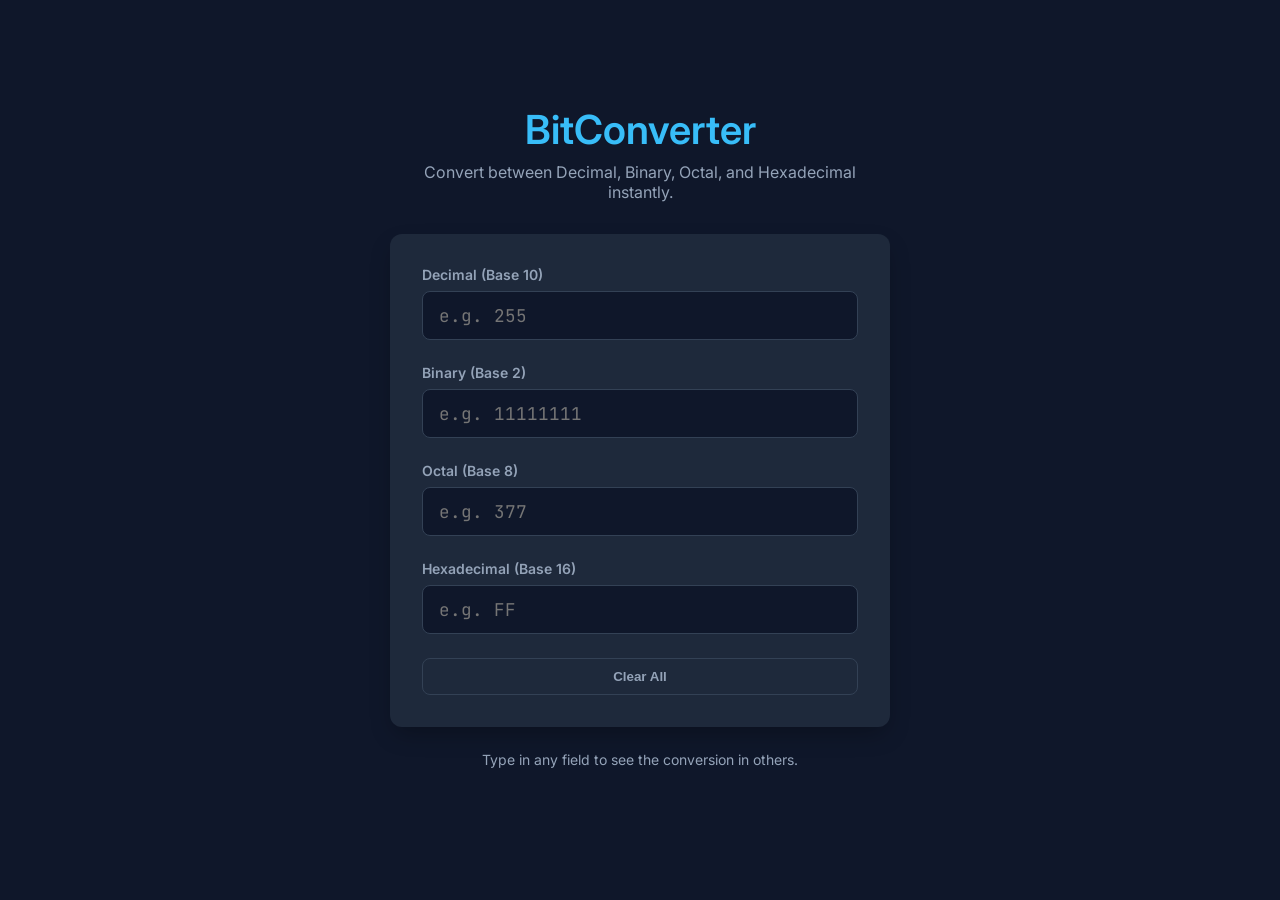
<file: Bit Converter/index.html>
<!DOCTYPE html>
<html lang="en">
<head>
    <meta charset="UTF-8">
    <meta name="viewport" content="width=device-width, initial-scale=1.0">
    <title>BitConverter — Number System Tool</title>
    <link rel="stylesheet" href="style.css">
    <link rel="preconnect" href="https://fonts.googleapis.com">
    <link rel="preconnect" href="https://fonts.gstatic.com" crossorigin>
    <link href="https://fonts.googleapis.com/css2?family=Inter:wght@400;600&family=JetBrains+Mono&display=swap" rel="stylesheet">
</head>
<body>
    <div class="container">
        <header>
            <h1>BitConverter</h1>
            <p>Convert between Decimal, Binary, Octal, and Hexadecimal instantly.</p>
        </header>

        <main class="converter-card">
            <div class="input-group">
                <label for="decimal">Decimal (Base 10)</label>
                <input type="text" id="decimal" placeholder="e.g. 255" autocomplete="off">
            </div>

            <div class="input-group">
                <label for="binary">Binary (Base 2)</label>
                <input type="text" id="binary" placeholder="e.g. 11111111" autocomplete="off">
            </div>

            <div class="input-group">
                <label for="octal">Octal (Base 8)</label>
                <input type="text" id="octal" placeholder="e.g. 377" autocomplete="off">
            </div>

            <div class="input-group">
                <label for="hex">Hexadecimal (Base 16)</label>
                <input type="text" id="hex" placeholder="e.g. FF" autocomplete="off">
            </div>

            <button id="clear-btn" class="secondary-btn">Clear All</button>
        </main>

        <footer>
            <p>Type in any field to see the conversion in others.</p>
            <div id="error-msg" class="error-msg"></div>
        </footer>
    </div>

    <script src="script.js"></script>
</body>
</html>
</file>
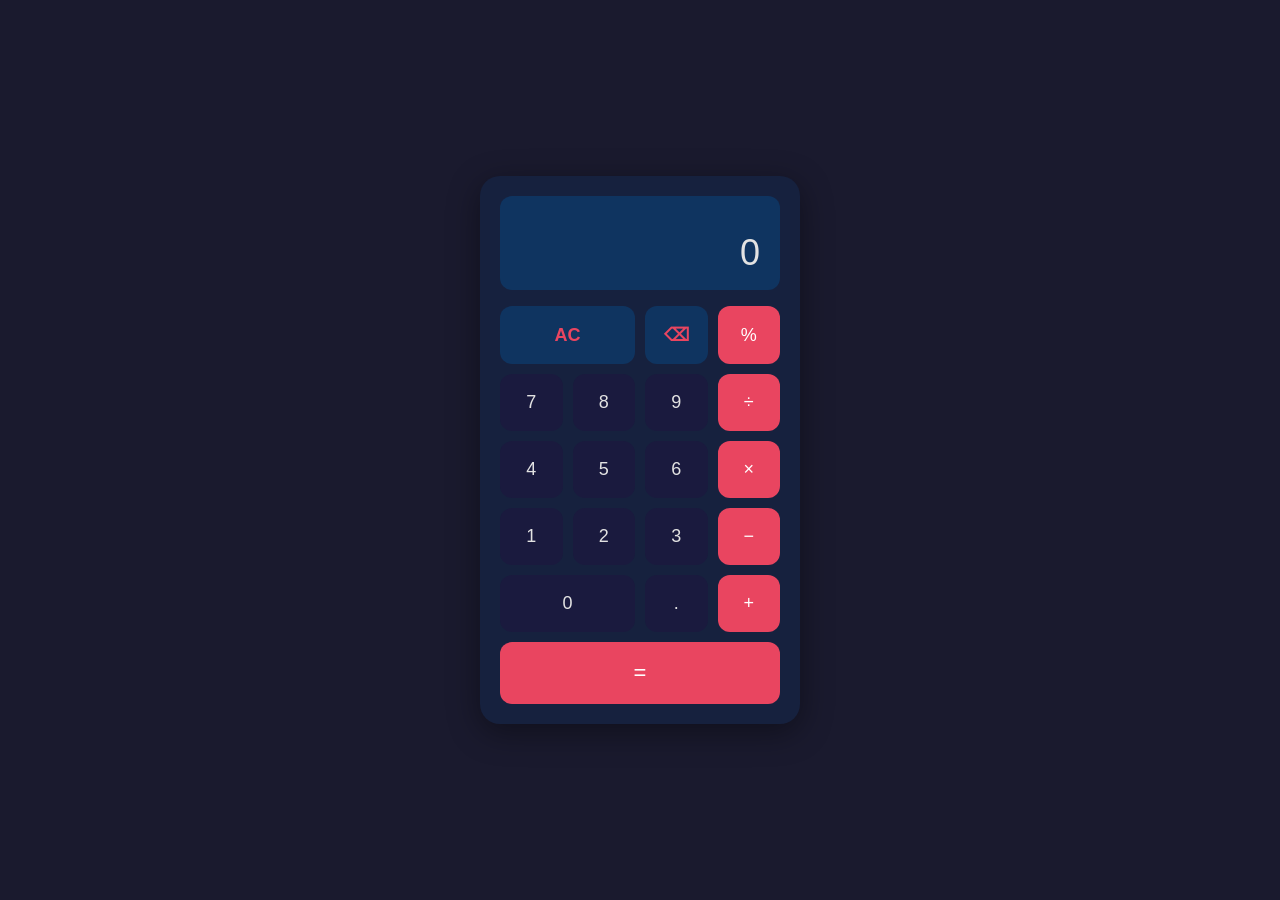
<file: calculator-priyanshi/index.html>
<!DOCTYPE html>
<html lang="en">
<head>
  <meta charset="UTF-8" />
  <meta name="viewport" content="width=device-width, initial-scale=1.0"/>
  <title>Calculator</title>
  <link rel="stylesheet" href="style.css" />
</head>
<body>
  <div class="calculator">
    <div class="display">
      <div class="expression" id="expression"></div>
      <div class="result" id="result">0</div>
    </div>
    <div class="buttons">
      <button class="btn clear span2" onclick="clearAll()">AC</button>
      <button class="btn clear" onclick="deleteLast()">⌫</button>
      <button class="btn operator" onclick="appendVal('%')">%</button>

      <button class="btn" onclick="appendVal('7')">7</button>
      <button class="btn" onclick="appendVal('8')">8</button>
      <button class="btn" onclick="appendVal('9')">9</button>
      <button class="btn operator" onclick="appendVal('/')">÷</button>

      <button class="btn" onclick="appendVal('4')">4</button>
      <button class="btn" onclick="appendVal('5')">5</button>
      <button class="btn" onclick="appendVal('6')">6</button>
      <button class="btn operator" onclick="appendVal('*')">×</button>

      <button class="btn" onclick="appendVal('1')">1</button>
      <button class="btn" onclick="appendVal('2')">2</button>
      <button class="btn" onclick="appendVal('3')">3</button>
      <button class="btn operator" onclick="appendVal('-')">−</button>

      <button class="btn span2" onclick="appendVal('0')">0</button>
      <button class="btn" onclick="appendVal('.')">.</button>
      <button class="btn operator" onclick="appendVal('+')">+</button>

      <button class="btn equals span4" onclick="calculate()">=</button>
    </div>
  </div>
  <script src="script.js"></script>
</body>
</html>
</file>
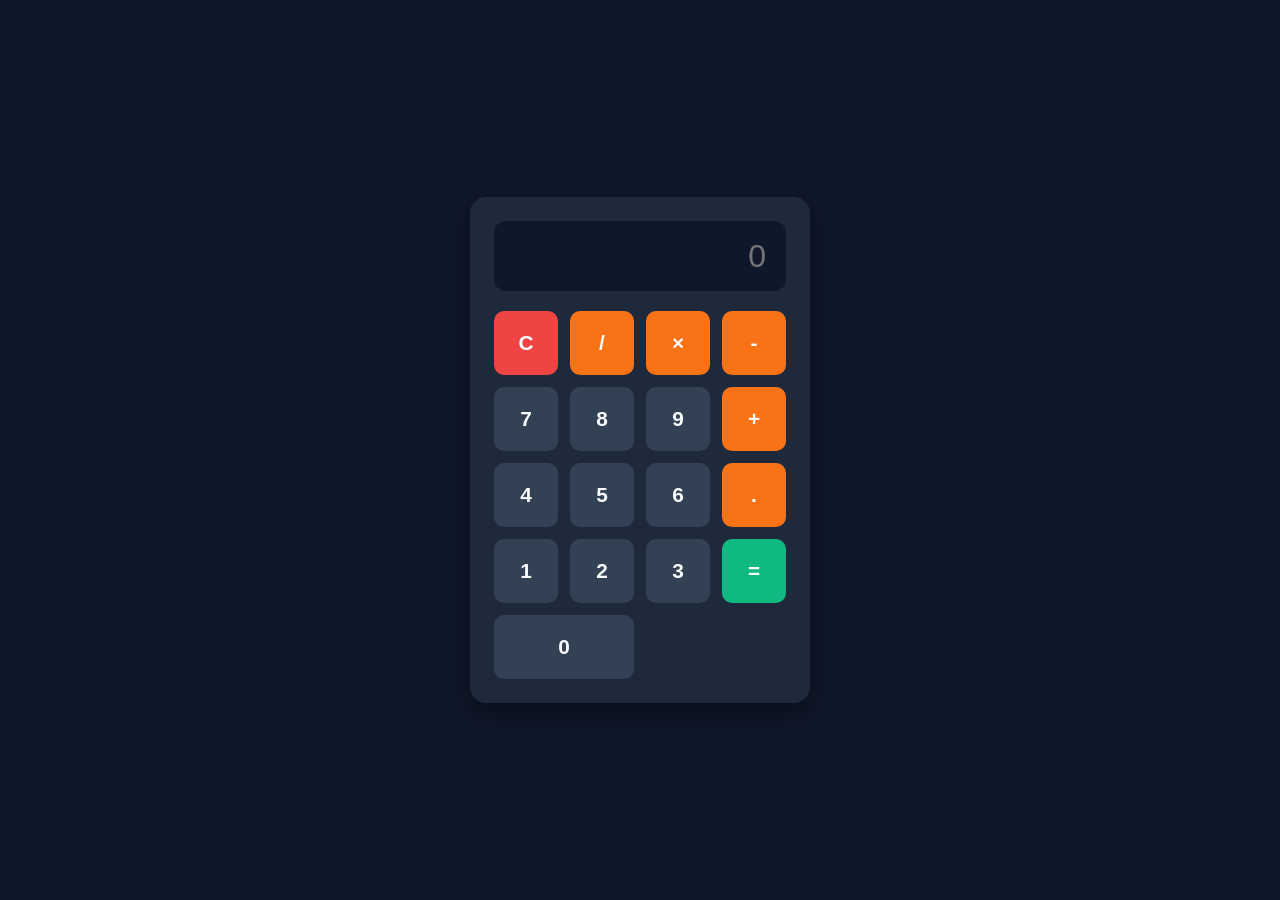
<file: calculator/index.html>
<!DOCTYPE html>
<html lang="en">
<head>
    <meta charset="UTF-8">
    <meta name="viewport" content="width=device-width, initial-scale=1.0">
    <title>Basic Calculator</title>
    <link rel="stylesheet" href="style.css">
</head>
<body>
    <div class="calculator">
        <input type="text" id="display" readonly placeholder="0">
        <div class="buttons">
            <!-- Row 1 -->
            <button class="btn clear" onclick="clearDisplay()">C</button>
            <button class="btn operator" onclick="appendValue('/')">/</button>
            <button class="btn operator" onclick="appendValue('*')">×</button>
            <button class="btn operator" onclick="appendValue('-')">-</button>
            
            <!-- Row 2 -->
            <button class="btn" onclick="appendValue('7')">7</button>
            <button class="btn" onclick="appendValue('8')">8</button>
            <button class="btn" onclick="appendValue('9')">9</button>
            <button class="btn operator" onclick="appendValue('+')">+</button>
            
            <!-- Row 3 -->
            <button class="btn" onclick="appendValue('4')">4</button>
            <button class="btn" onclick="appendValue('5')">5</button>
            <button class="btn" onclick="appendValue('6')">6</button>
            <button class="btn operator" onclick="appendValue('.')">.</button>
            
            <!-- Row 4 -->
            <button class="btn" onclick="appendValue('1')">1</button>
            <button class="btn" onclick="appendValue('2')">2</button>
            <button class="btn" onclick="appendValue('3')">3</button>
            <button class="btn equal" onclick="calculate()">=</button>

            <!-- Row 5 (Zero spanning across two columns for a classic calculator look) -->
            <button class="btn zero" onclick="appendValue('0')">0</button>
        </div>
    </div>
    <script src="script.js"></script>
</body>
</html>
</file>
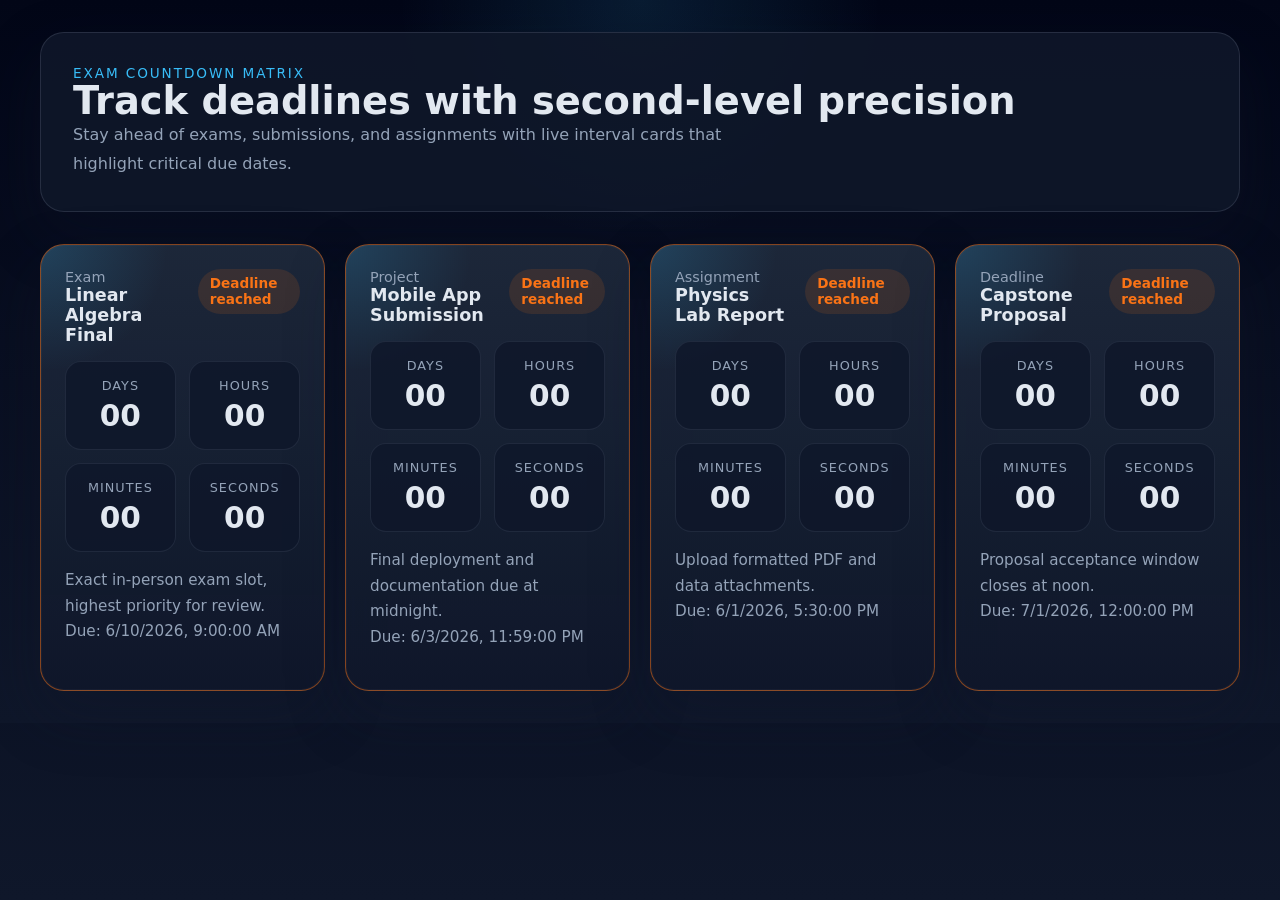
<file: exam-countdown/index.html>
<!DOCTYPE html>
<html lang="en">
<head>
  <meta charset="UTF-8" />
  <meta name="viewport" content="width=device-width, initial-scale=1.0" />
  <title>Exam Date Countdown Matrix</title>
  <link rel="stylesheet" href="style.css" />
</head>
<body>
  <main class="app-shell">
    <header class="hero">
      <div>
        <p class="eyebrow">Exam Countdown Matrix</p>
        <h1>Track deadlines with second-level precision</h1>
        <p class="intro">Stay ahead of exams, submissions, and assignments with live interval cards that highlight critical due dates.</p>
      </div>
    </header>

    <section class="countdown-grid" id="countdownGrid" aria-live="polite"></section>
  </main>

  <script src="script.js"></script>
</body>
</html>
</file>
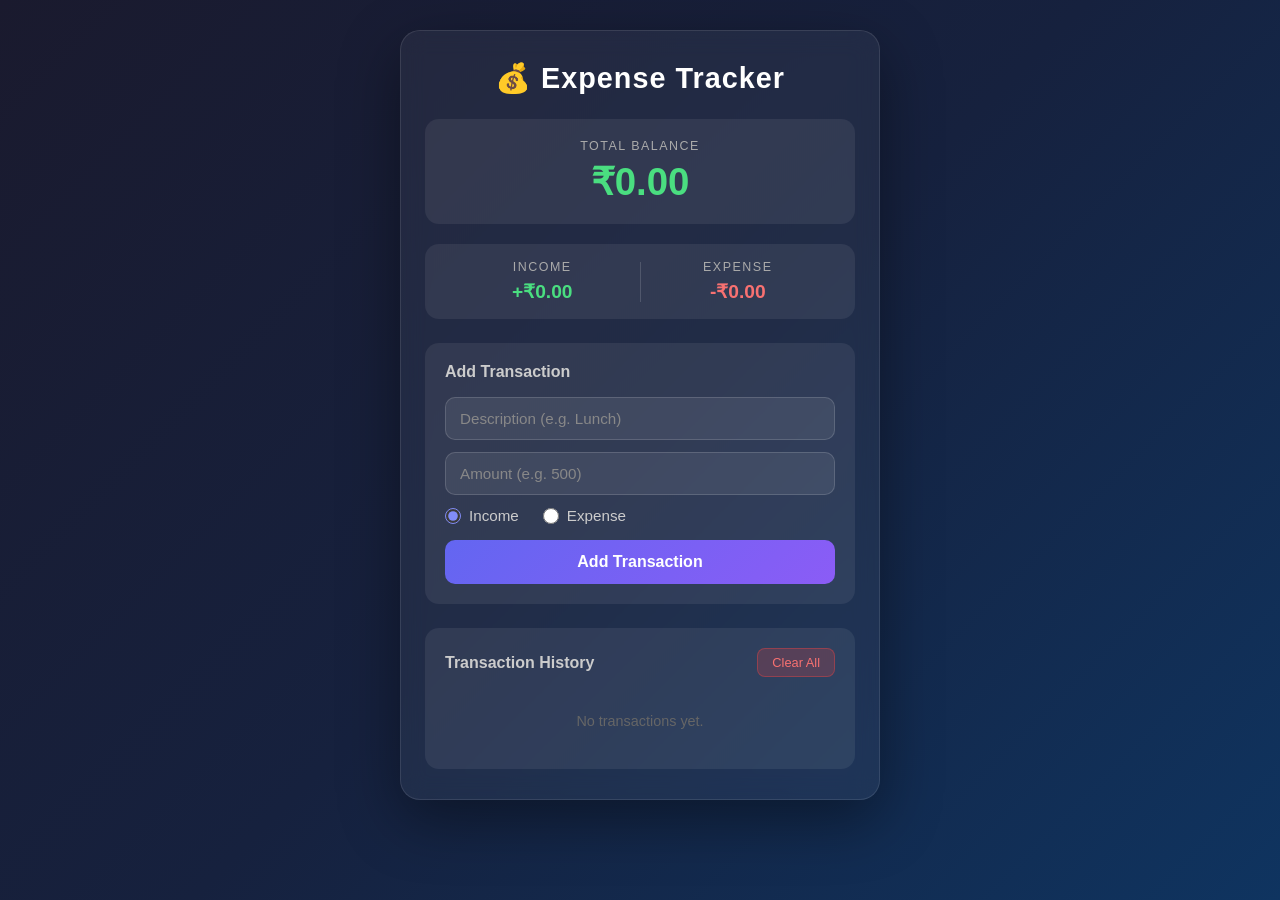
<file: expense-tracker-priyanshi/index.html>
<!DOCTYPE html>
<html lang="en">
<head>
  <meta charset="UTF-8" />
  <meta name="viewport" content="width=device-width, initial-scale=1.0"/>
  <title>Expense Tracker</title>
  <link rel="stylesheet" href="style.css" />
</head>
<body>

  <div class="container">
    <h1>💰 Expense Tracker</h1>

    <!-- Balance -->
    <div class="balance-box">
      <p class="label">Total Balance</p>
      <h2 id="balance">₹0.00</h2>
    </div>

    <!-- Income & Expense Summary -->
    <div class="summary">
      <div class="summary-item income-box">
        <p class="label">Income</p>
        <p id="total-income" class="amount green">+₹0.00</p>
      </div>
      <div class="divider"></div>
      <div class="summary-item expense-box">
        <p class="label">Expense</p>
        <p id="total-expense" class="amount red">-₹0.00</p>
      </div>
    </div>

    <!-- Add Transaction Form -->
    <div class="form-box">
      <h3>Add Transaction</h3>

      <input type="text" id="desc" placeholder="Description (e.g. Lunch)" />

      <input type="number" id="amount" placeholder="Amount (e.g. 500)" />

      <div class="radio-group">
        <label>
          <input type="radio" name="type" value="income" checked /> Income
        </label>
        <label>
          <input type="radio" name="type" value="expense" /> Expense
        </label>
      </div>

      <button onclick="addTransaction()">Add Transaction</button>
    </div>

    <!-- Transaction History -->
    <div class="history-box">
      <div class="history-header">
        <h3>Transaction History</h3>
        <button class="clear-btn" onclick="clearAll()">Clear All</button>
      </div>
      <ul id="transaction-list">
        <li class="empty-msg">No transactions yet.</li>
      </ul>
    </div>
  </div>

  <script src="script.js"></script>
</body>
</html>
</file>
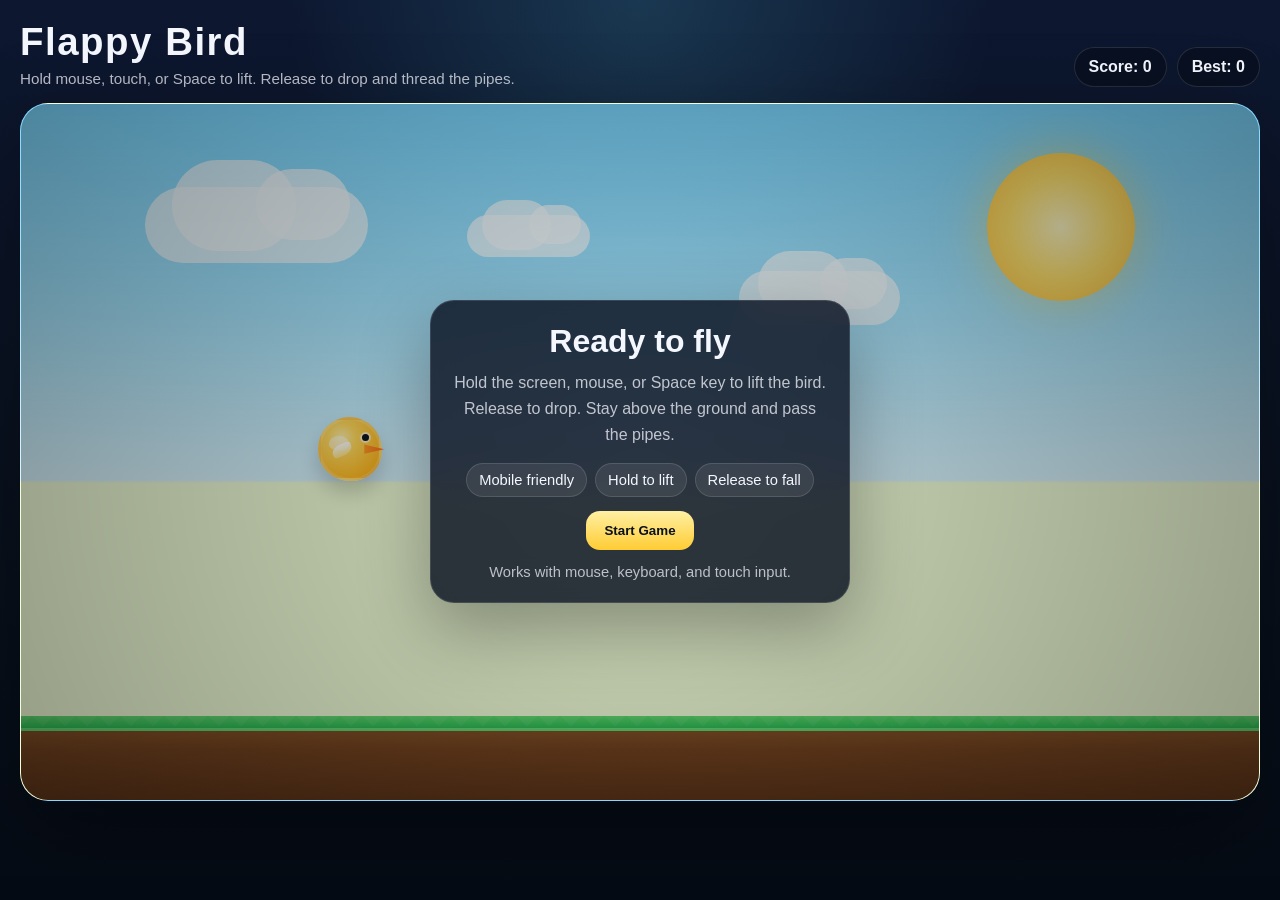
<file: flappy-bird/index.html>
<!doctype html>
<html lang="en">
  <head>
    <meta charset="utf-8" />
    <meta name="viewport" content="width=device-width, initial-scale=1, viewport-fit=cover" />
    <meta name="theme-color" content="#0b1020" />
    <title>Flappy Bird</title>
    <link rel="stylesheet" href="./style.css" />
  </head>
  <body>
    <div id="root"></div>
    <script src="./script.js"></script>
  </body>
</html>
</file>
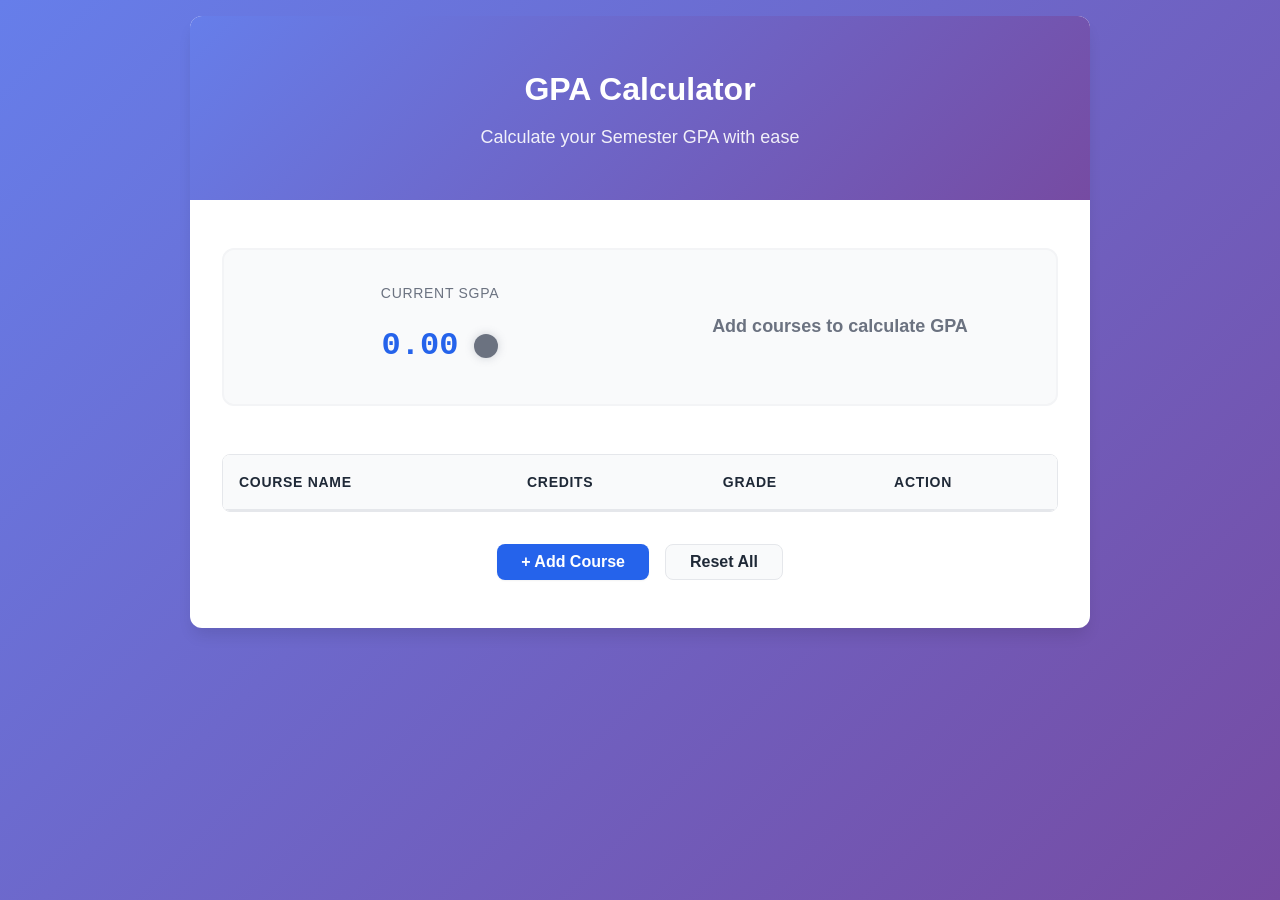
<file: gpa-calculator/index.html>
<!DOCTYPE html>
<html lang="en">
<head>
    <meta charset="UTF-8">
    <meta name="viewport" content="width=device-width, initial-scale=1.0">
    <title>GPA Calculator</title>
    <link rel="stylesheet" href="styles.css">
</head>
<body>
    <main class="container">
        <header class="header">
            <h1>GPA Calculator</h1>
            <p class="subtitle">Calculate your Semester GPA with ease</p>
        </header>

        <section class="calculator-section">
            <div class="gpa-display">
                <div class="gpa-metric">
                    <span class="gpa-label">Current SGPA</span>
                    <div class="gpa-value-container">
                        <span id="gpaValue" class="gpa-value">0.00</span>
                        <div id="gpaIndicator" class="gpa-indicator gpa-indicator--neutral"></div>
                    </div>
                </div>
                <div class="gpa-status">
                    <p id="gpaStatus" class="status-text">Add courses to calculate GPA</p>
                </div>
            </div>

            <div class="table-wrapper">
                <table class="courses-table">
                    <thead>
                        <tr>
                            <th>Course Name</th>
                            <th>Credits</th>
                            <th>Grade</th>
                            <th>Action</th>
                        </tr>
                    </thead>
                    <tbody id="courseTableBody">
                        <!-- Rows will be dynamically added here -->
                    </tbody>
                </table>
            </div>

            <div class="controls">
                <button id="addRowBtn" class="btn btn--primary">+ Add Course</button>
                <button id="resetBtn" class="btn btn--secondary">Reset All</button>
            </div>
        </section>
    </main>

    <!-- Template for course rows -->
    <template id="courseRowTemplate">
        <tr class="course-row" data-row-id="">
            <td>
                <input type="text" class="input input--course-name" placeholder="e.g., Data Structures" maxlength="50">
            </td>
            <td>
                <input type="number" class="input input--credits" placeholder="Credits" min="0.5" max="4" step="0.5">
            </td>
            <td>
                <select class="input input--grade">
                    <option value="">Select Grade</option>
                    <option value="10">O (10)</option>
                    <option value="9">A+ (9)</option>
                    <option value="8">A (8)</option>
                    <option value="7">B+ (7)</option>
                    <option value="6">B (6)</option>
                    <option value="5">C (5)</option>
                    <option value="0">F (0)</option>
                </select>
            </td>
            <td>
                <button class="btn btn--delete" data-action="delete-row" aria-label="Delete course">🗑️</button>
            </td>
        </tr>
    </template>

    <script src="app.js"></script>
</body>
</html>
</file>
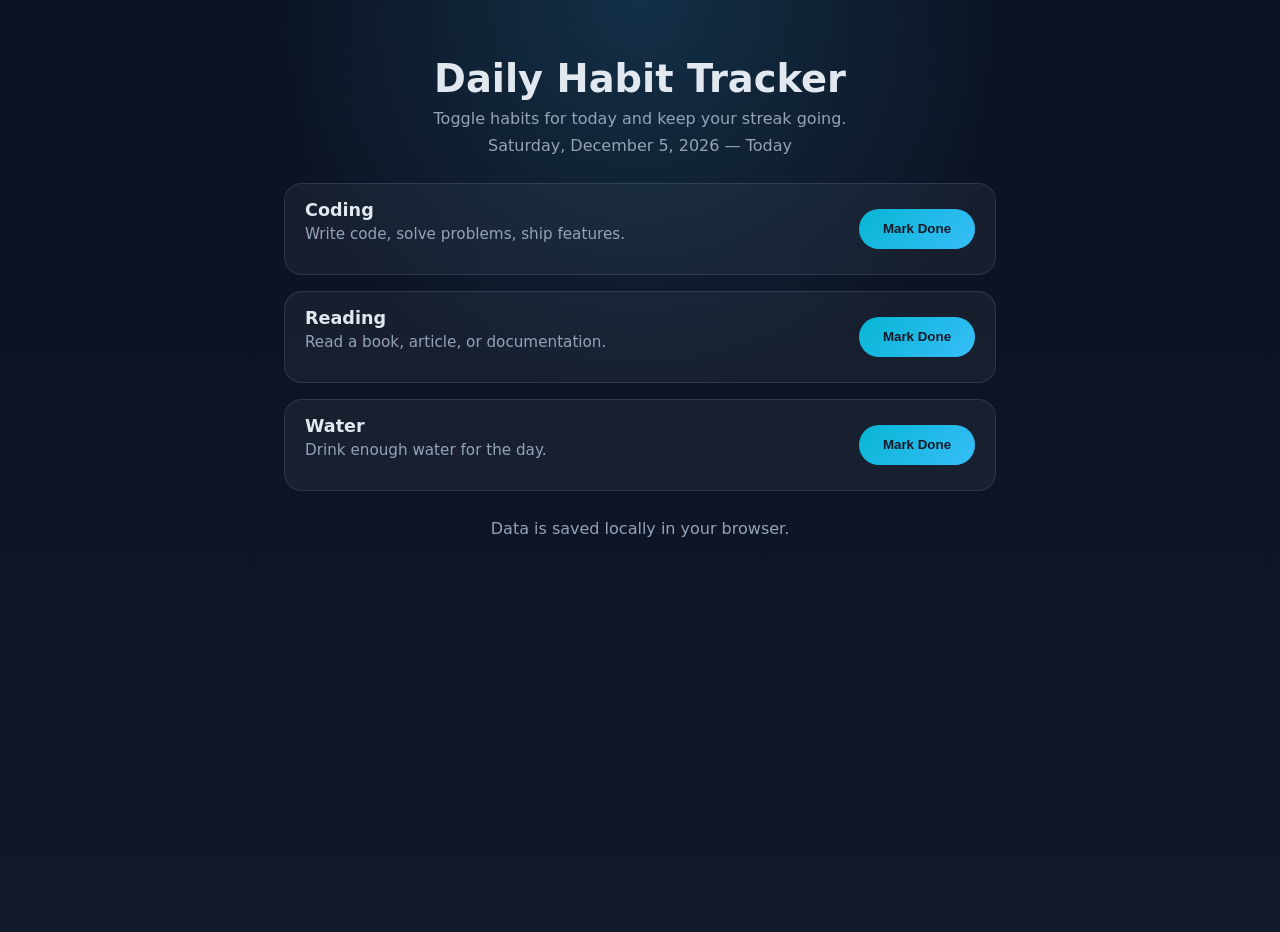
<file: habit_tracker/index.html>
<!DOCTYPE html>
<html lang="en">
<head>
  <meta charset="UTF-8" />
  <meta name="viewport" content="width=device-width, initial-scale=1.0" />
  <title>Daily Habit Tracker</title>
  <link rel="stylesheet" href="styles.css" />
</head>
<body>
  <main class="tracker-shell">
    <header class="tracker-header">
      <h1>Daily Habit Tracker</h1>
      <p>Toggle habits for today and keep your streak going.</p>
      <div class="date-label" id="currentDate"></div>
    </header>

    <section class="habit-grid" id="habitGrid">
      <!-- Habit rows generated by script -->
    </section>

    <footer class="tracker-footer">
      <p>Data is saved locally in your browser.</p>
    </footer>
  </main>
  <script src="script.js"></script>
</body>
</html>
</file>
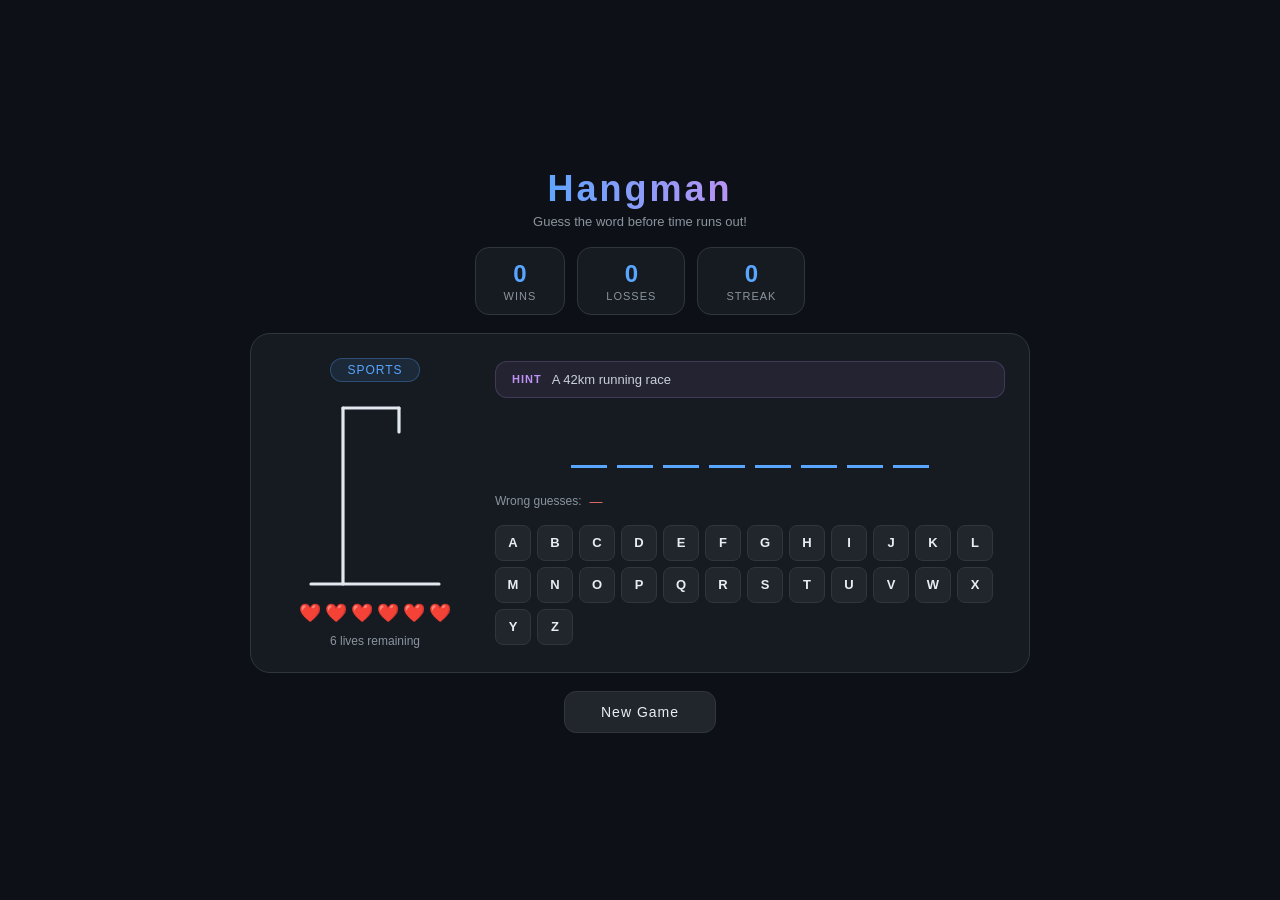
<file: hangman-game/index.html>
<!DOCTYPE html>
<html lang="en">
<head>
  <meta charset="UTF-8" />
  <meta name="viewport" content="width=device-width, initial-scale=1.0"/>
  <title>Hangman Game</title>
  <link rel="stylesheet" href="style.css" />
</head>
<body>

  <div class="wrapper">

    <div class="header">
      <h1 class="title">Hangman</h1>
      <p class="subtitle">Guess the word before time runs out!</p>
    </div>

    <!-- Stats Bar -->
    <div class="stats">
      <div class="stat-box">
        <div class="stat-num" id="winsCount">0</div>
        <div class="stat-label">Wins</div>
      </div>
      <div class="stat-box">
        <div class="stat-num" id="lossCount">0</div>
        <div class="stat-label">Losses</div>
      </div>
      <div class="stat-box">
        <div class="stat-num" id="streakNum">0</div>
        <div class="stat-label">Streak</div>
      </div>
    </div>

    <div class="game-area">

      <!-- Left: Hangman Drawing -->
      <div class="left-panel">
        <div class="category-badge" id="categoryBadge">Category</div>
        <svg class="hangman-svg" viewBox="0 0 200 250">
          <!-- Gallows -->
          <line x1="20" y1="240" x2="180" y2="240" stroke="#e2e8f0" stroke-width="4" stroke-linecap="round"/>
          <line x1="60" y1="240" x2="60" y2="20" stroke="#e2e8f0" stroke-width="4" stroke-linecap="round"/>
          <line x1="60" y1="20" x2="130" y2="20" stroke="#e2e8f0" stroke-width="4" stroke-linecap="round"/>
          <line x1="130" y1="20" x2="130" y2="50" stroke="#e2e8f0" stroke-width="4" stroke-linecap="round"/>
          <!-- Body parts (hidden by default) -->
          <circle id="p-head" cx="130" cy="70" r="20" stroke="#f87171" stroke-width="3" fill="none" class="body-part hidden"/>
          <line id="p-body" x1="130" y1="90" x2="130" y2="150" stroke="#f87171" stroke-width="3" stroke-linecap="round" class="body-part hidden"/>
          <line id="p-larm" x1="130" y1="110" x2="100" y2="135" stroke="#f87171" stroke-width="3" stroke-linecap="round" class="body-part hidden"/>
          <line id="p-rarm" x1="130" y1="110" x2="160" y2="135" stroke="#f87171" stroke-width="3" stroke-linecap="round" class="body-part hidden"/>
          <line id="p-lleg" x1="130" y1="150" x2="105" y2="185" stroke="#f87171" stroke-width="3" stroke-linecap="round" class="body-part hidden"/>
          <line id="p-rleg" x1="130" y1="150" x2="155" y2="185" stroke="#f87171" stroke-width="3" stroke-linecap="round" class="body-part hidden"/>
        </svg>

        <!-- Lives -->
        <div class="lives-row">
          <span id="life1" class="life">❤️</span>
          <span id="life2" class="life">❤️</span>
          <span id="life3" class="life">❤️</span>
          <span id="life4" class="life">❤️</span>
          <span id="life5" class="life">❤️</span>
          <span id="life6" class="life">❤️</span>
        </div>
        <p class="lives-text"><span id="livesLeft">6</span> lives remaining</p>
      </div>

      <!-- Right: Word + Keyboard -->
      <div class="right-panel">

        <!-- Hint -->
        <div class="hint-box">
          <span class="hint-label">Hint</span>
          <span class="hint-text" id="hintText">—</span>
        </div>

        <!-- Word Display -->
        <div class="word-display" id="wordDisplay"></div>

        <!-- Wrong Letters -->
        <div class="wrong-box">
          <span class="wrong-label">Wrong guesses:</span>
          <span class="wrong-letters" id="wrongLetters">—</span>
        </div>

        <!-- Keyboard -->
        <div class="keyboard" id="keyboard"></div>

        <!-- Message -->
        <div class="message hidden" id="message">
          <div class="msg-icon" id="msgIcon"></div>
          <div class="msg-text" id="msgText"></div>
          <div class="msg-word" id="msgWord"></div>
          <button class="play-again-btn" onclick="startNewGame()">Play Again</button>
        </div>

      </div>
    </div>

    <button class="new-game-btn" onclick="startNewGame()">New Game</button>

  </div>

  <script src="script.js"></script>
</body>
</html>
</file>
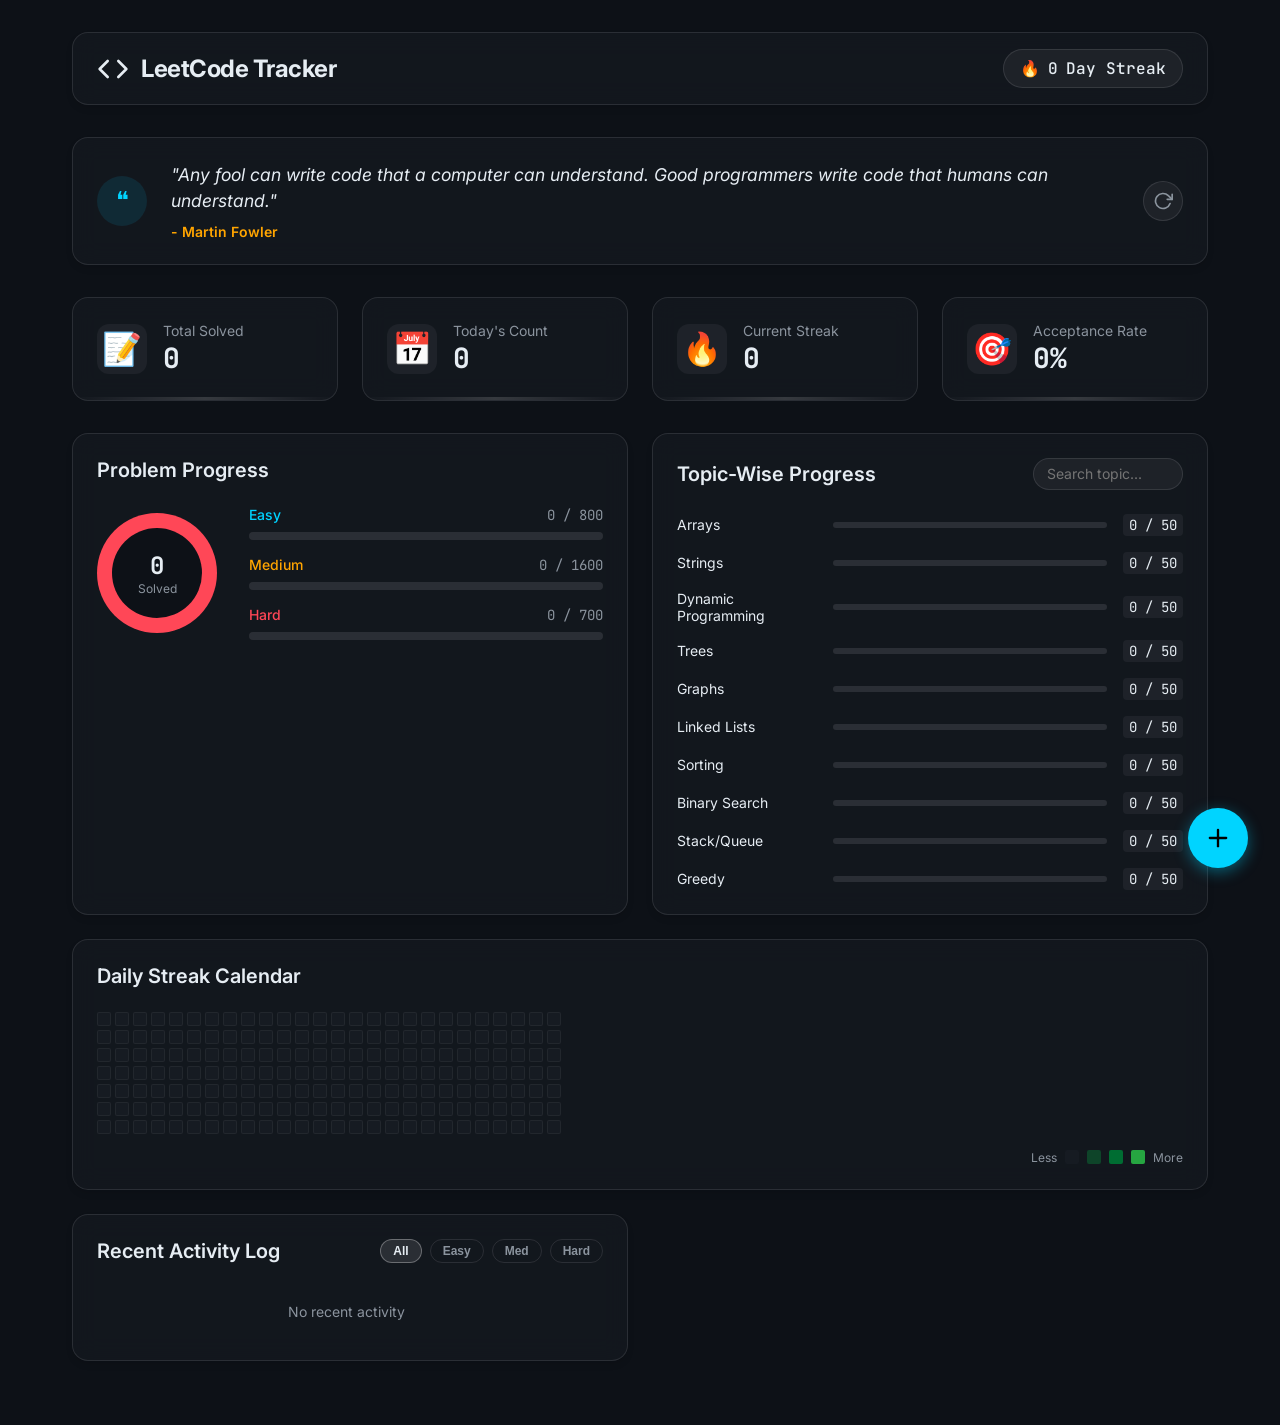
<file: leetcode-tracker/index.html>
<!DOCTYPE html>
<html lang="en">
<head>
  <meta charset="UTF-8">
  <meta name="viewport" content="width=device-width, initial-scale=1.0">
  <title>LeetCode Tracker</title>
  <link rel="preconnect" href="https://fonts.googleapis.com">
  <link rel="preconnect" href="https://fonts.gstatic.com" crossorigin>
  <link href="https://fonts.googleapis.com/css2?family=Inter:wght@400;500;600;700&family=JetBrains+Mono:wght@400;500;700&display=swap" rel="stylesheet">
  <link rel="stylesheet" href="style.css">
</head>
<body>
  <div class="container">
    <header class="header card">
      <div class="logo">
        <svg class="code-icon" xmlns="http://www.w3.org/2000/svg" viewBox="0 0 24 24" fill="none" stroke="currentColor" stroke-width="2" stroke-linecap="round" stroke-linejoin="round"><polyline points="16 18 22 12 16 6"></polyline><polyline points="8 6 2 12 8 18"></polyline></svg>
        <h1>LeetCode Tracker</h1>
      </div>
      <div class="streak-badge">
        <span class="streak-icon">🔥</span>
        <span id="header-streak">0</span> Day Streak
      </div>
    </header>

    <!-- Daily Quote Section -->
    <section class="quote-section card" style="--delay: 0.05s" id="quote-card">
      <div class="quote-content">
        <div class="quote-icon-wrapper">
          <span class="quote-icon">❝</span>
        </div>
        <div class="quote-body">
          <p id="daily-quote" class="quote-text">Loading inspiration...</p>
          <p id="daily-author" class="quote-author"></p>
        </div>
        <button id="new-quote-btn" class="icon-btn" aria-label="New Quote" title="Get another quote">
          <svg xmlns="http://www.w3.org/2000/svg" width="20" height="20" viewBox="0 0 24 24" fill="none" stroke="currentColor" stroke-width="2" stroke-linecap="round" stroke-linejoin="round"><polyline points="23 4 23 10 17 10"></polyline><path d="M20.49 15a9 9 0 1 1-2.12-9.36L23 10"></path></svg>
        </button>
      </div>
    </section>

    <section class="stats-overview">
      <div class="stat-card" style="--delay: 0.1s">
        <div class="stat-icon">📝</div>
        <div class="stat-info">
          <span class="stat-label">Total Solved</span>
          <span class="stat-value" id="stat-total">0</span>
        </div>
      </div>
      <div class="stat-card" style="--delay: 0.2s">
        <div class="stat-icon">📅</div>
        <div class="stat-info">
          <span class="stat-label">Today's Count</span>
          <span class="stat-value" id="stat-today">0</span>
        </div>
      </div>
      <div class="stat-card" style="--delay: 0.3s">
        <div class="stat-icon">🔥</div>
        <div class="stat-info">
          <span class="stat-label">Current Streak</span>
          <span class="stat-value" id="stat-streak">0</span>
        </div>
      </div>
      <div class="stat-card" style="--delay: 0.4s">
        <div class="stat-icon">🎯</div>
        <div class="stat-info">
          <span class="stat-label">Acceptance Rate</span>
          <span class="stat-value"><span id="stat-acceptance">0</span>%</span>
        </div>
      </div>
    </section>

    <div class="dashboard-grid">
      <section class="problem-progress card" style="--delay: 0.5s">
        <h2>Problem Progress</h2>
        <div class="progress-content">
          <div class="donut-chart-container">
            <div class="donut-chart" id="donut-chart">
              <div class="donut-hole">
                <span id="donut-total">0</span>
                <span class="donut-label">Solved</span>
              </div>
            </div>
          </div>
          <div class="progress-bars">
            <div class="progress-item">
              <div class="progress-header">
                <span class="difficulty-label easy">Easy</span>
                <span class="progress-count"><span id="count-easy">0</span> / 800</span>
              </div>
              <div class="progress-track"><div class="progress-fill easy" id="fill-easy" style="width: 0%"></div></div>
            </div>
            <div class="progress-item">
              <div class="progress-header">
                <span class="difficulty-label medium">Medium</span>
                <span class="progress-count"><span id="count-medium">0</span> / 1600</span>
              </div>
              <div class="progress-track"><div class="progress-fill medium" id="fill-medium" style="width: 0%"></div></div>
            </div>
            <div class="progress-item">
              <div class="progress-header">
                <span class="difficulty-label hard">Hard</span>
                <span class="progress-count"><span id="count-hard">0</span> / 700</span>
              </div>
              <div class="progress-track"><div class="progress-fill hard" id="fill-hard" style="width: 0%"></div></div>
            </div>
          </div>
        </div>
      </section>

      <section class="topic-progress card" style="--delay: 0.6s">
        <div class="section-header-row">
          <h2>Topic-Wise Progress</h2>
          <input type="text" id="topic-search" class="search-input" placeholder="Search topic...">
        </div>
        <div class="topic-list" id="topic-list">
          <!-- Populated by JS -->
        </div>
      </section>

      <section class="streak-calendar card" style="--delay: 0.7s">
        <h2>Daily Streak Calendar</h2>
        <div class="heatmap-container" id="heatmap-container">
          <!-- Populated by JS -->
        </div>
        <div class="heatmap-legend">
          <span>Less</span>
          <div class="legend-cell level-0" style="background: var(--heatmap-0);"></div>
          <div class="legend-cell level-1" style="background: var(--heatmap-1);"></div>
          <div class="legend-cell level-2" style="background: var(--heatmap-2);"></div>
          <div class="legend-cell level-3" style="background: var(--heatmap-3);"></div>
          <span>More</span>
        </div>
      </section>

      <section class="activity-log card" style="--delay: 0.8s">
        <div class="section-header-row">
          <h2>Recent Activity Log</h2>
          <div class="activity-filters" id="activity-filters">
            <button class="filter-btn active" data-filter="all">All</button>
            <button class="filter-btn easy" data-filter="easy">Easy</button>
            <button class="filter-btn medium" data-filter="medium">Med</button>
            <button class="filter-btn hard" data-filter="hard">Hard</button>
          </div>
        </div>
        <div class="activity-list" id="activity-list">
          <!-- Populated by JS -->
        </div>
      </section>
    </div>

    <div class="fab-container">
      <div class="fab-menu" id="fab-menu">
        <button class="fab-mini fab-hard" data-diff="hard" aria-label="Add Hard" title="Add Hard">H</button>
        <button class="fab-mini fab-medium" data-diff="medium" aria-label="Add Medium" title="Add Medium">M</button>
        <button class="fab-mini fab-easy" data-diff="easy" aria-label="Add Easy" title="Add Easy">E</button>
      </div>
      <button class="fab" id="fab-add" aria-label="Add Problem">
        <svg xmlns="http://www.w3.org/2000/svg" viewBox="0 0 24 24" fill="none" stroke="currentColor" stroke-width="2" stroke-linecap="round" stroke-linejoin="round"><line x1="12" y1="5" x2="12" y2="19"></line><line x1="5" y1="12" x2="19" y2="12"></line></svg>
      </button>
    </div>

    <div class="modal-overlay" id="add-modal">
      <div class="modal-content">
        <div class="modal-header">
          <h2>Add Problem</h2>
          <button class="close-modal" id="close-modal" aria-label="Close modal">&times;</button>
        </div>
        <form id="add-form">
          <div class="form-group">
            <label for="problem-name">Problem Name</label>
            <input type="text" id="problem-name" required placeholder="e.g. Two Sum">
          </div>
          <div class="form-group">
            <label for="difficulty">Difficulty</label>
            <select id="difficulty" required>
              <option value="easy">Easy</option>
              <option value="medium">Medium</option>
              <option value="hard">Hard</option>
            </select>
          </div>
          <div class="form-group">
            <label for="topic">Topic</label>
            <select id="topic" required>
              <option value="Arrays">Arrays</option>
              <option value="Strings">Strings</option>
              <option value="Dynamic Programming">Dynamic Programming</option>
              <option value="Trees">Trees</option>
              <option value="Graphs">Graphs</option>
              <option value="Linked Lists">Linked Lists</option>
              <option value="Sorting">Sorting</option>
              <option value="Binary Search">Binary Search</option>
              <option value="Stack/Queue">Stack/Queue</option>
              <option value="Greedy">Greedy</option>
            </select>
          </div>
          <div class="form-group">
            <label for="notes">Notes (Optional)</label>
            <textarea id="notes" rows="3" placeholder="Time complexity, patterns..."></textarea>
          </div>
          <button type="submit" class="btn-submit">Add Problem</button>
        </form>
      </div>
    </div>
  </div>
  <script src="script.js"></script>
</body>
</html>
</file>
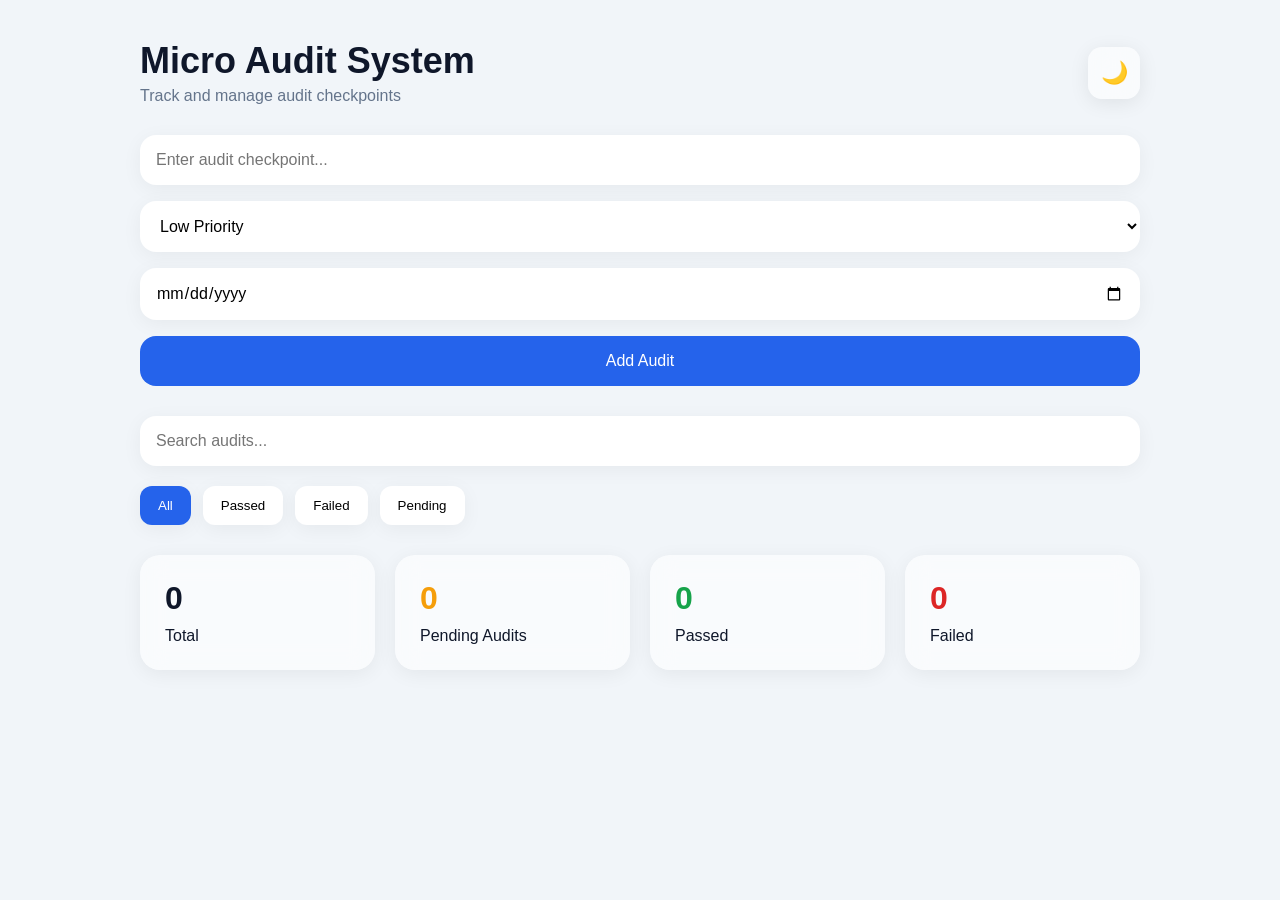
<file: micro-audit-system/index.html>
<!DOCTYPE html>
<html lang="en">
<head>
    <meta charset="UTF-8">
    <meta name="viewport" content="width=device-width, initial-scale=1.0">
    <title>Micro Audit System</title>

    <link rel="stylesheet" href="style.css">
</head>

<body>

    <div class="container">

        <!-- Header -->

        <div class="header">

            <div>
                <h1>Micro Audit System</h1>
                <p>Track and manage audit checkpoints</p>
            </div>

            <button id="themeToggle">
                🌙
            </button>

        </div>

        <!-- Audit Form -->

        <div class="audit-form">

            <input 
                type="text"
                id="auditInput"
                placeholder="Enter audit checkpoint..."
            >

            <select id="prioritySelect">

                 <option value="Low">
                 Low Priority
                 </option>

                <option value="Medium">
                 Medium Priority
                </option>

                <option value="High">
                 High Priority
                </option>

                </select>

<input
    type="date"
    id="dueDateInput"
>

            <button id="addAuditBtn">
                Add Audit
            </button>

        </div>

        <!-- Search + Filters -->

<div class="controls">

    <input 
        type="text"
        id="searchInput"
        placeholder="Search audits..."
    >

    <div class="filter-buttons">

        <button class="filter-btn active" data-filter="all">
            All
        </button>

        <button class="filter-btn" data-filter="pass">
            Passed
        </button>

        <button class="filter-btn" data-filter="fail">
            Failed
        </button>

        <button class="filter-btn" data-filter="pending">
            Pending
        </button>

    </div>

</div>

        <!-- Stats -->

        <div class="stats-container">

            <div class="stat-card">
                <h2 id="totalAudits">0</h2>
                <p>Total</p>
            </div>

            <div class="stat-card pending">
                <h2 id="pendingAudits">0</h2>
                <p>Pending Audits</p>
            </div>

            <div class="stat-card pass">
                <h2 id="passedAudits">0</h2>
                <p>Passed</p>
            </div>

            <div class="stat-card fail">
                <h2 id="failedAudits">0</h2>
                <p>Failed</p>
            </div>

        </div>

        <!-- Audit List -->

        <div id="auditList" class="audit-list">

        </div>

    </div>

    <script src="script.js"></script>

</body>
</html>
</file>
<file: Bit Converter/style.css>
:root {
    --bg-color: #0f172a;
    --card-bg: #1e293b;
    --accent: #38bdf8;
    --text-main: #f8fafc;
    --text-muted: #94a3b8;
    --input-bg: #0f172a;
    --error: #f43f5e;
    --radius: 12px;
}

* {
    box-sizing: border-box;
    margin: 0;
    padding: 0;
}

body {
    font-family: 'Inter', sans-serif;
    background-color: var(--bg-color);
    color: var(--text-main);
    display: flex;
    justify-content: center;
    align-items: center;
    min-height: 100vh;
    padding: 20px;
}

.container {
    width: 100%;
    max-width: 500px;
}

header {
    text-align: center;
    margin-bottom: 2rem;
}

header h1 {
    font-size: 2.5rem;
    font-weight: 600;
    color: var(--accent);
    margin-bottom: 0.5rem;
}

header p {
    color: var(--text-muted);
}

.converter-card {
    background: var(--card-bg);
    padding: 2rem;
    border-radius: var(--radius);
    box-shadow: 0 10px 25px -5px rgba(0, 0, 0, 0.3);
    display: flex;
    flex-direction: column;
    gap: 1.5rem;
}

.input-group {
    display: flex;
    flex-direction: column;
    gap: 0.5rem;
}

.input-group label {
    font-size: 0.875rem;
    font-weight: 600;
    color: var(--text-muted);
}

.input-group input {
    background: var(--input-bg);
    border: 1px solid #334155;
    border-radius: 8px;
    padding: 0.75rem 1rem;
    color: var(--text-main);
    font-family: 'JetBrains Mono', monospace;
    font-size: 1.1rem;
    transition: border-color 0.2s;
}

.input-group input:focus {
    outline: none;
    border-color: var(--accent);
}

.secondary-btn {
    background: transparent;
    border: 1px solid #334155;
    color: var(--text-muted);
    padding: 0.6rem;
    border-radius: 8px;
    cursor: pointer;
    font-weight: 600;
    transition: all 0.2s;
}

.secondary-btn:hover {
    background: #334155;
    color: var(--text-main);
}

footer {
    margin-top: 1.5rem;
    text-align: center;
    font-size: 0.875rem;
    color: var(--text-muted);
}

.error-msg {
    color: var(--error);
    margin-top: 0.5rem;
    min-height: 1.2rem;
}
</file>
<file: calculator-priyanshi/style.css>
* { margin: 0; padding: 0; box-sizing: border-box; }

body {
  min-height: 100vh;
  display: flex;
  justify-content: center;
  align-items: center;
  background: #1a1a2e;
  font-family: sans-serif;
}

.calculator {
  background: #16213e;
  border-radius: 20px;
  padding: 20px;
  width: 320px;
  box-shadow: 0 8px 32px rgba(0,0,0,0.4);
}

.display {
  background: #0f3460;
  border-radius: 12px;
  padding: 16px 20px;
  margin-bottom: 16px;
  min-height: 90px;
  display: flex;
  flex-direction: column;
  justify-content: flex-end;
  align-items: flex-end;
}

.expression {
  font-size: 14px;
  color: #a0a0b0;
  min-height: 20px;
  word-break: break-all;
}

.result {
  font-size: 36px;
  color: #e2e2e2;
  font-weight: 300;
  word-break: break-all;
}

.buttons {
  display: grid;
  grid-template-columns: repeat(4, 1fr);
  gap: 10px;
}

.btn {
  background: #1a1a3e;
  color: #e2e2e2;
  border: none;
  border-radius: 12px;
  padding: 18px;
  font-size: 18px;
  cursor: pointer;
  transition: background 0.15s, transform 0.1s;
}

.btn:hover { background: #2a2a5e; }
.btn:active { transform: scale(0.94); }

.operator {
  background: #e94560;
  color: white;
}
.operator:hover { background: #c73652; }

.equals {
  background: #e94560;
  color: white;
  font-size: 22px;
}
.equals:hover { background: #c73652; }

.clear {
  background: #0f3460;
  color: #e94560;
  font-weight: 600;
}
.clear:hover { background: #1a4a80; }

.span2 { grid-column: span 2; }
.span4 { grid-column: span 4; }
</file>
<file: calculator/style.css>
* {
    margin: 0;
    padding: 0;
    box-sizing: border-box;
    font-family: 'Segoe UI', Tahoma, Geneva, Verdana, sans-serif;
}

body {
    display: flex;
    justify-content: center;
    align-items: center;
    min-height: 100vh;
    background-color: #0f172a; /* Sleek dark background */
}

.calculator {
    background-color: #1e293b;
    padding: 24px;
    border-radius: 16px;
    box-shadow: 0 10px 25px rgba(0, 0, 0, 0.4);
    width: 340px;
}

#display {
    width: 100%;
    height: 70px;
    background-color: #0f172a;
    border: none;
    outline: none;
    border-radius: 12px;
    color: #f8fafc;
    font-size: 2rem;
    text-align: right;
    padding: 0 20px;
    margin-bottom: 20px;
}

.buttons {
    display: grid;
    grid-template-columns: repeat(4, 1fr); /* Exactly 4 equal columns */
    gap: 12px;
}

.btn {
    background-color: #334155;
    border: none;
    outline: none;
    padding: 20px 0; /* Vertical padding keeps buttons square/uniform */
    font-size: 1.3rem;
    font-weight: 600;
    color: #f8fafc;
    border-radius: 10px;
    cursor: pointer;
    transition: all 0.1s ease;
    display: flex;
    justify-content: center;
    align-items: center;
}

/* Smooth active press animation */
.btn:active {
    transform: scale(0.95);
    background-color: #475569;
}

/* Button Variants */
.operator {
    background-color: #f97316; /* Vibrant orange */
}
.operator:active {
    background-color: #ea580c;
}

.clear {
    background-color: #ef4444; /* Clean Red */
}
.clear:active {
    background-color: #dc2626;
}

.equal {
    background-color: #10b981; /* Emerald Green */
}
.equal:active {
    background-color: #059669;
}

/* Makes the 0 button span across the remaining space nicely */
.zero {
    grid-column: span 2;
}
</file>
<file: exam-countdown/style.css>
:root {
  --bg: #0f172a;
  --surface: #111827;
  --surface-strong: #1f2937;
  --text: #e2e8f0;
  --muted: #94a3b8;
  --accent: #38bdf8;
  --danger: #f97316;
  --success: #22c55e;
  --border: rgba(148, 163, 184, 0.18);
  --shadow: 0 24px 60px rgba(15, 23, 42, 0.3);
}

* {
  box-sizing: border-box;
}

html,
body {
  margin: 0;
  min-height: 100%;
  font-family: Inter, ui-sans-serif, system-ui, -apple-system, BlinkMacSystemFont, 'Segoe UI', sans-serif;
  background: radial-gradient(circle at top, rgba(56, 189, 248, 0.12), transparent 25%),
    linear-gradient(180deg, #020617 0%, #0f172a 100%);
  color: var(--text);
}

body {
  padding: 2rem 1rem;
}

.app-shell {
  max-width: 1200px;
  margin: 0 auto;
}

.hero {
  display: grid;
  gap: 1.25rem;
  margin-bottom: 2rem;
  padding: 2rem;
  border: 1px solid var(--border);
  border-radius: 1.5rem;
  background: rgba(15, 23, 42, 0.88);
  box-shadow: var(--shadow);
}

.eyebrow {
  margin: 0;
  color: var(--accent);
  font-size: 0.85rem;
  letter-spacing: 0.14em;
  text-transform: uppercase;
}

h1 {
  margin: 0;
  font-size: clamp(2rem, 3vw, 3rem);
  line-height: 1.05;
}

.intro {
  margin: 0;
  max-width: 70ch;
  color: var(--muted);
  line-height: 1.8;
}

.countdown-grid {
  display: grid;
  grid-template-columns: repeat(auto-fit, minmax(240px, 1fr));
  gap: 1.25rem;
}

.countdown-card {
  position: relative;
  padding: 1.5rem;
  min-height: 210px;
  border-radius: 1.5rem;
  border: 1px solid rgba(148, 163, 184, 0.16);
  background: linear-gradient(180deg, rgba(30, 41, 59, 0.95), rgba(15, 23, 42, 0.92));
  box-shadow: inset 0 0 0 1px rgba(255, 255, 255, 0.03), var(--shadow);
  overflow: hidden;
}

.countdown-card::before {
  content: '';
  position: absolute;
  inset: 0;
  background: radial-gradient(circle at top left, rgba(56, 189, 248, 0.18), transparent 24%);
  pointer-events: none;
}

.card-header,
.card-body {
  position: relative;
  z-index: 1;
}

.card-header {
  display: flex;
  justify-content: space-between;
  gap: 1rem;
  align-items: flex-start;
  margin-bottom: 1rem;
}

.card-title {
  margin: 0;
  font-size: 1.1rem;
}

.card-type {
  margin: 0;
  color: var(--muted);
  font-size: 0.9rem;
}

.countdown-value {
  display: grid;
  grid-template-columns: repeat(2, minmax(0, 1fr));
  gap: 0.85rem;
}

.value-item {
  background: rgba(15, 23, 42, 0.84);
  border-radius: 1rem;
  padding: 1rem;
  text-align: center;
  border: 1px solid rgba(148, 163, 184, 0.12);
}

.value-label {
  margin: 0 0 0.35rem;
  font-size: 0.8rem;
  color: var(--muted);
  text-transform: uppercase;
  letter-spacing: 0.08em;
}

.value-number {
  margin: 0;
  font-size: 1.85rem;
  font-weight: 700;
}

.countdown-meta {
  margin-top: 1rem;
  color: var(--muted);
  font-size: 0.95rem;
  line-height: 1.7;
}

.status-pill {
  display: inline-flex;
  align-items: center;
  gap: 0.4rem;
  padding: 0.4rem 0.75rem;
  border-radius: 999px;
  font-size: 0.85rem;
  font-weight: 600;
}

.status-normal {
  color: var(--success);
  background: rgba(34, 197, 94, 0.12);
}

.status-urgent {
  color: var(--danger);
  background: rgba(249, 115, 22, 0.12);
}

@media (max-width: 640px) {
  body {
    padding: 1rem;
  }

  .hero,
  .countdown-card {
    padding: 1.25rem;
  }

  .countdown-value {
    grid-template-columns: 1fr 1fr;
  }
}
</file>
<file: expense-tracker-priyanshi/style.css>
* {
  margin: 0;
  padding: 0;
  box-sizing: border-box;
}

body {
  font-family: 'Segoe UI', sans-serif;
  background: linear-gradient(135deg, #1a1a2e, #16213e, #0f3460);
  min-height: 100vh;
  display: flex;
  justify-content: center;
  align-items: flex-start;
  padding: 30px 16px;
}

.container {
  background: rgba(255, 255, 255, 0.05);
  backdrop-filter: blur(12px);
  border: 1px solid rgba(255, 255, 255, 0.1);
  border-radius: 20px;
  padding: 30px 24px;
  width: 100%;
  max-width: 480px;
  color: #fff;
  box-shadow: 0 20px 60px rgba(0,0,0,0.4);
}

h1 {
  text-align: center;
  font-size: 1.8rem;
  margin-bottom: 24px;
  letter-spacing: 1px;
}

/* Balance */
.balance-box {
  text-align: center;
  background: rgba(255,255,255,0.07);
  border-radius: 14px;
  padding: 20px;
  margin-bottom: 20px;
}

.balance-box h2 {
  font-size: 2.4rem;
  font-weight: 700;
  color: #e0e0e0;
}

.label {
  font-size: 0.78rem;
  text-transform: uppercase;
  letter-spacing: 1.5px;
  color: #aaa;
  margin-bottom: 6px;
}

/* Summary */
.summary {
  display: flex;
  align-items: center;
  background: rgba(255,255,255,0.07);
  border-radius: 14px;
  padding: 16px 20px;
  margin-bottom: 24px;
}

.summary-item {
  flex: 1;
  text-align: center;
}

.divider {
  width: 1px;
  height: 40px;
  background: rgba(255,255,255,0.15);
}

.amount {
  font-size: 1.2rem;
  font-weight: 600;
}

.green { color: #4ade80; }
.red   { color: #f87171; }

/* Form */
.form-box {
  background: rgba(255,255,255,0.07);
  border-radius: 14px;
  padding: 20px;
  margin-bottom: 24px;
}

.form-box h3 {
  margin-bottom: 16px;
  font-size: 1rem;
  color: #ccc;
}

input[type="text"],
input[type="number"] {
  width: 100%;
  padding: 12px 14px;
  border-radius: 10px;
  border: 1px solid rgba(255,255,255,0.15);
  background: rgba(255,255,255,0.08);
  color: #fff;
  font-size: 0.95rem;
  margin-bottom: 12px;
  outline: none;
  transition: border 0.2s;
}

input[type="text"]:focus,
input[type="number"]:focus {
  border-color: #818cf8;
}

input::placeholder { color: #888; }

.radio-group {
  display: flex;
  gap: 24px;
  margin-bottom: 16px;
  font-size: 0.95rem;
}

.radio-group label {
  display: flex;
  align-items: center;
  gap: 8px;
  cursor: pointer;
  color: #ccc;
}

.radio-group input[type="radio"] {
  accent-color: #818cf8;
  width: 16px;
  height: 16px;
  margin: 0;
}

button {
  width: 100%;
  padding: 13px;
  border-radius: 10px;
  border: none;
  background: linear-gradient(135deg, #6366f1, #8b5cf6);
  color: #fff;
  font-size: 1rem;
  font-weight: 600;
  cursor: pointer;
  transition: opacity 0.2s, transform 0.1s;
}

button:hover  { opacity: 0.9; }
button:active { transform: scale(0.98); }

/* History */
.history-box {
  background: rgba(255,255,255,0.07);
  border-radius: 14px;
  padding: 20px;
}

.history-header {
  display: flex;
  justify-content: space-between;
  align-items: center;
  margin-bottom: 16px;
}

.history-header h3 {
  font-size: 1rem;
  color: #ccc;
}

.clear-btn {
  width: auto;
  padding: 6px 14px;
  font-size: 0.8rem;
  background: rgba(239,68,68,0.2);
  border: 1px solid rgba(239,68,68,0.4);
  color: #f87171;
  border-radius: 8px;
  font-weight: 500;
}

.clear-btn:hover { background: rgba(239,68,68,0.35); opacity: 1; }

#transaction-list {
  list-style: none;
  display: flex;
  flex-direction: column;
  gap: 10px;
  max-height: 300px;
  overflow-y: auto;
}

#transaction-list::-webkit-scrollbar { width: 4px; }
#transaction-list::-webkit-scrollbar-thumb {
  background: rgba(255,255,255,0.15);
  border-radius: 4px;
}

.empty-msg {
  text-align: center;
  color: #666;
  font-size: 0.9rem;
  padding: 20px 0;
}

.transaction-item {
  display: flex;
  justify-content: space-between;
  align-items: center;
  background: rgba(255,255,255,0.06);
  border-radius: 10px;
  padding: 12px 14px;
  border-left: 4px solid transparent;
  animation: slideIn 0.3s ease;
}

@keyframes slideIn {
  from { opacity: 0; transform: translateY(-8px); }
  to   { opacity: 1; transform: translateY(0); }
}

.transaction-item.income  { border-left-color: #4ade80; }
.transaction-item.expense { border-left-color: #f87171; }

.txn-left { display: flex; flex-direction: column; gap: 3px; }

.txn-desc {
  font-size: 0.95rem;
  font-weight: 500;
  color: #e0e0e0;
}

.txn-date {
  font-size: 0.72rem;
  color: #888;
}

.txn-right {
  display: flex;
  align-items: center;
  gap: 12px;
}

.txn-amount {
  font-size: 1rem;
  font-weight: 600;
}

.delete-btn {
  width: auto;
  padding: 4px 10px;
  font-size: 0.75rem;
  background: rgba(255,255,255,0.08);
  border: 1px solid rgba(255,255,255,0.12);
  color: #aaa;
  border-radius: 6px;
  font-weight: 400;
}

.delete-btn:hover {
  background: rgba(239,68,68,0.2);
  color: #f87171;
  border-color: rgba(239,68,68,0.4);
  opacity: 1;
}
</file>
<file: flappy-bird/style.css>
:root {
  color-scheme: dark;
  --bg: #07111f;
  --panel: rgba(10, 18, 34, 0.82);
  --panel-border: rgba(255, 255, 255, 0.12);
  --text: #f5f7ff;
  --muted: rgba(245, 247, 255, 0.75);
  --accent: #ffcc33;
  --accent-2: #5ee1ff;
  --danger: #ff5f6d;
  --pipe: #31d17c;
  --pipe-shadow: #16824a;
  --ground: #6a3f1c;
}

* {
  box-sizing: border-box;
}

html,
body {
  width: 100%;
  min-height: 100%;
  margin: 0;
}

body {
  font-family: Arial, Helvetica, sans-serif;
  background:
    radial-gradient(circle at top, rgba(94, 225, 255, 0.16), transparent 32%),
    linear-gradient(180deg, #0d1730 0%, #09111d 58%, #050b14 100%);
  color: var(--text);
  overflow-x: hidden;
  overflow-y: auto;
}

#root {
  min-height: 100svh;
}

.app {
  min-height: 100svh;
  display: grid;
  align-items: start;
  justify-items: center;
  padding: clamp(8px, 2vw, 20px);
}

.shell {
  width: min(100%, 1280px);
  display: grid;
  gap: 16px;
}

.frame-wrap {
  width: 100%;
  display: grid;
  place-items: center;
}

.header {
  display: flex;
  justify-content: space-between;
  align-items: end;
  gap: 12px;
  flex-wrap: wrap;
}

.title {
  margin: 0;
  font-size: clamp(1.3rem, 4vw, 2.4rem);
  letter-spacing: 0.04em;
}

.subtitle {
  margin: 6px 0 0;
  color: var(--muted);
  font-size: 0.95rem;
  max-width: 60ch;
}

.hud {
  display: flex;
  gap: 10px;
  flex-wrap: wrap;
  justify-content: flex-end;
}

.chip {
  padding: 10px 14px;
  border-radius: 999px;
  border: 1px solid var(--panel-border);
  background: rgba(8, 15, 29, 0.65);
  backdrop-filter: blur(14px);
  font-weight: 700;
}

.game-frame {
  position: relative;
  width: min(100%, calc(100svw - 24px), calc((100svh - 168px) * 16 / 9));
  aspect-ratio: 16 / 9;
  height: auto;
  max-height: calc(100svh - 168px);
  border-radius: 28px;
  overflow: hidden;
  border: 1px solid rgba(255, 255, 255, 0.08);
  background:
    linear-gradient(180deg, rgba(114, 211, 255, 0.16), transparent 48%),
    linear-gradient(180deg, #7bd7ff 0%, #a9e7ff 30%, #d8f5ff 54%, #f1ffd8 54.5%, #f1ffd8 100%);
  box-shadow: 0 30px 90px rgba(0, 0, 0, 0.35);
  touch-action: manipulation;
}

.game-frame:focus-visible,
.button:focus-visible {
  outline: 3px solid rgba(94, 225, 255, 0.9);
  outline-offset: 3px;
}

.cloud {
  position: absolute;
  top: var(--top);
  left: var(--left);
  width: var(--size);
  height: calc(var(--size) * 0.6);
  border-radius: 999px;
  background: rgba(255, 255, 255, 0.72);
  filter: blur(0.3px);
  opacity: 0.9;
}

.cloud::before,
.cloud::after {
  content: "";
  position: absolute;
  border-radius: 999px;
  background: inherit;
}

.cloud::before {
  width: 56%;
  height: 120%;
  left: 12%;
  top: -36%;
}

.cloud::after {
  width: 42%;
  height: 94%;
  right: 8%;
  top: -24%;
}

.sun {
  position: absolute;
  top: 7%;
  right: 10%;
  width: 12%;
  aspect-ratio: 1;
  border-radius: 50%;
  background: radial-gradient(circle, #fff8c4 0%, #ffe26e 48%, #ffbf39 100%);
  box-shadow: 0 0 50px rgba(255, 214, 84, 0.55);
}

.pipe {
  position: absolute;
  top: 0;
  bottom: 0;
  height: 100%;
  width: var(--width);
  left: var(--x);
  z-index: 3;
}

.pipe-top,
.pipe-bottom {
  position: absolute;
  left: 0;
  width: 100%;
  border-radius: 0 0 10px 10px;
  background: linear-gradient(90deg, var(--pipe-shadow) 0%, var(--pipe) 18%, #59f090 52%, var(--pipe-shadow) 100%);
  box-shadow: inset 0 0 0 5px rgba(255, 255, 255, 0.08);
}

.pipe-top::after,
.pipe-bottom::after {
  content: "";
  position: absolute;
  left: -6%;
  width: 112%;
  height: 18%;
  background: linear-gradient(90deg, var(--pipe-shadow), #3ef18e, var(--pipe-shadow));
  border-radius: 10px;
}

.pipe-top {
  top: 0;
  border-radius: 0 0 14px 14px;
}

.pipe-top::after {
  bottom: -2px;
}

.pipe-bottom {
  bottom: 0;
  border-radius: 14px 14px 0 0;
}

.pipe-bottom::after {
  top: -2px;
}

.pipe-edge {
  position: absolute;
  left: -14%;
  width: 128%;
  height: 7%;
  border-radius: 999px;
  background: rgba(255, 255, 255, 0.15);
}

.bird {
  position: absolute;
  left: var(--x);
  top: var(--y);
  width: var(--size);
  aspect-ratio: 1;
  z-index: 5;
  transform: rotate(var(--rotation));
  transform-origin: center;
}

.bird-body {
  position: absolute;
  inset: 0;
  border-radius: 50% 52% 48% 50%;
  background: radial-gradient(circle at 35% 30%, #fff0a8 0%, #ffd95d 25%, #ffb81f 78%, #f28c0f 100%);
  border: 0.2rem solid rgba(255, 255, 255, 0.18);
  box-shadow: 0 12px 20px rgba(0, 0, 0, 0.18);
}

.bird-body::before {
  content: "";
  position: absolute;
  width: 34%;
  height: 24%;
  left: 14%;
  top: 28%;
  border-radius: 50% 50% 40% 40%;
  background: rgba(255, 255, 255, 0.45);
}

.bird-eye {
  position: absolute;
  right: 18%;
  top: 24%;
  width: 12%;
  aspect-ratio: 1;
  border-radius: 50%;
  background: #101820;
  box-shadow: 0 0 0 0.12rem rgba(255, 255, 255, 0.62);
}

.bird-beak {
  position: absolute;
  right: -8%;
  top: 42%;
  width: 34%;
  height: 16%;
  background: linear-gradient(90deg, #ff9b21, #ff6b23);
  clip-path: polygon(0 0, 100% 50%, 0 100%);
}

.bird-wing {
  position: absolute;
  left: 18%;
  top: 42%;
  width: 34%;
  height: 20%;
  border-radius: 60% 20% 60% 20%;
  background: linear-gradient(180deg, rgba(255, 255, 255, 0.95), rgba(255, 236, 156, 0.65));
  transform: rotate(-20deg);
}

.ground {
  position: absolute;
  left: 0;
  right: 0;
  bottom: 0;
  height: 12%;
  z-index: 4;
  background:
    linear-gradient(180deg, rgba(0, 0, 0, 0.1), transparent 22%),
    linear-gradient(180deg, #8d5a2b 0%, #72421f 40%, #5c3419 100%);
}

.grass {
  position: absolute;
  inset: 0 0 auto;
  height: 18%;
  background: linear-gradient(180deg, #5ad86a 0%, #2dbd57 100%);
  border-bottom: 3px solid rgba(255, 255, 255, 0.08);
}

.grass::before {
  content: "";
  position: absolute;
  inset: 0;
  background-image:
    linear-gradient(135deg, rgba(255, 255, 255, 0.12) 25%, transparent 25%),
    linear-gradient(225deg, rgba(255, 255, 255, 0.12) 25%, transparent 25%);
  background-size: 22px 22px;
  opacity: 0.45;
}

.overlay {
  position: absolute;
  inset: 0;
  display: grid;
  place-items: center;
  padding: 18px;
  background: radial-gradient(circle at center, rgba(0, 0, 0, 0.14), rgba(0, 0, 0, 0.38));
  z-index: 20;
}

.overlay[hidden] {
  display: none !important;
}

.overlay--result {
  inset: 16px 16px auto auto;
  place-items: start;
  background: transparent;
  width: min(92%, 380px);
  pointer-events: none;
}

.overlay--result .card {
  width: 100%;
  margin: 0;
  pointer-events: auto;
}

.card {
  width: min(92%, 420px);
  padding: 22px;
  border-radius: 24px;
  background: var(--panel);
  border: 1px solid var(--panel-border);
  backdrop-filter: blur(18px);
  text-align: center;
  box-shadow: 0 25px 70px rgba(0, 0, 0, 0.32);
}

.card h2 {
  margin: 0 0 10px;
  font-size: clamp(1.4rem, 4vw, 2rem);
}

.card p {
  margin: 0 0 16px;
  color: var(--muted);
  line-height: 1.6;
}

.card .stats {
  display: flex;
  gap: 8px;
  justify-content: center;
  flex-wrap: wrap;
  margin-bottom: 14px;
}

.mini-chip {
  padding: 8px 12px;
  border-radius: 999px;
  background: rgba(255, 255, 255, 0.08);
  border: 1px solid var(--panel-border);
  font-size: 0.92rem;
}

.cta-row {
  display: flex;
  gap: 10px;
  justify-content: center;
  flex-wrap: wrap;
}

.button {
  appearance: none;
  border: 0;
  border-radius: 14px;
  padding: 12px 18px;
  color: #08111d;
  background: linear-gradient(180deg, #fff0a3, #ffcc33);
  font-weight: 800;
  cursor: pointer;
}

.button.secondary {
  color: var(--text);
  background: rgba(255, 255, 255, 0.1);
  border: 1px solid var(--panel-border);
}

.hint {
  margin-top: 14px;
  font-size: 0.92rem;
  color: rgba(245, 247, 255, 0.72);
}

@media (max-width: 720px) {
  .shell {
    width: min(100%, 1280px);
  }

  .header {
    align-items: flex-start;
  }

  .game-frame {
    width: min(100%, calc(100svw - 16px), calc((100svh - 150px) * 16 / 9));
    border-radius: 22px;
  }

  .hud {
    justify-content: flex-start;
  }

  .chip {
    font-size: 0.92rem;
  }

  .overlay--result {
    inset: auto 10px 10px 10px;
    width: auto;
  }
}
</file>
<file: gpa-calculator/styles.css>
/* ========================================
   DESIGN TOKENS & CUSTOM PROPERTIES
   ======================================== */

:root {
    /* Color Palette */
    --color-primary: #2563eb;
    --color-primary-dark: #1d4ed8;
    --color-primary-light: #dbeafe;
    
    --color-success: #10b981;
    --color-success-bg: #ecfdf5;
    
    --color-warning: #f59e0b;
    --color-warning-bg: #fffbeb;
    
    --color-danger: #ef4444;
    --color-danger-bg: #fef2f2;
    
    --color-neutral: #6b7280;
    --color-neutral-bg: #f9fafb;
    
    --color-text-primary: #1f2937;
    --color-text-secondary: #6b7280;
    --color-border: #e5e7eb;
    --color-border-light: #f3f4f6;
    
    /* Typography */
    --font-family-base: -apple-system, BlinkMacSystemFont, 'Segoe UI', Roboto, 'Helvetica Neue', Arial, sans-serif;
    --font-size-sm: 0.875rem;
    --font-size-base: 1rem;
    --font-size-lg: 1.125rem;
    --font-size-xl: 1.5rem;
    --font-size-2xl: 2rem;
    
    --font-weight-normal: 400;
    --font-weight-medium: 500;
    --font-weight-semibold: 600;
    --font-weight-bold: 700;
    
    /* Spacing */
    --spacing-xs: 0.25rem;
    --spacing-sm: 0.5rem;
    --spacing-md: 1rem;
    --spacing-lg: 1.5rem;
    --spacing-xl: 2rem;
    --spacing-2xl: 3rem;
    
    /* Shadows */
    --shadow-sm: 0 1px 2px 0 rgba(0, 0, 0, 0.05);
    --shadow-md: 0 4px 6px -1px rgba(0, 0, 0, 0.1);
    --shadow-lg: 0 10px 15px -3px rgba(0, 0, 0, 0.1);
    
    /* Border Radius */
    --radius-sm: 0.375rem;
    --radius-md: 0.5rem;
    --radius-lg: 0.75rem;
    --radius-full: 9999px;
    
    /* Transitions */
    --transition-fast: 150ms cubic-bezier(0.4, 0, 0.2, 1);
    --transition-base: 250ms cubic-bezier(0.4, 0, 0.2, 1);
    --transition-slow: 350ms cubic-bezier(0.4, 0, 0.2, 1);
}

/* ========================================
   RESET & BASE STYLES
   ======================================== */

* {
    margin: 0;
    padding: 0;
    box-sizing: border-box;
}

html {
    font-size: 16px;
    scroll-behavior: smooth;
}

body {
    font-family: var(--font-family-base);
    font-size: var(--font-size-base);
    line-height: 1.6;
    color: var(--color-text-primary);
    background: linear-gradient(135deg, #667eea 0%, #764ba2 100%);
    min-height: 100vh;
    padding: var(--spacing-md);
}

main {
    max-width: 900px;
    margin: 0 auto;
}

/* ========================================
   LAYOUT COMPONENTS
   ======================================== */

.container {
    background: white;
    border-radius: var(--radius-lg);
    box-shadow: var(--shadow-lg);
    overflow: hidden;
}

.header {
    background: linear-gradient(135deg, #667eea 0%, #764ba2 100%);
    color: white;
    padding: var(--spacing-2xl) var(--spacing-xl);
    text-align: center;
}

.header h1 {
    font-size: var(--font-size-2xl);
    font-weight: var(--font-weight-bold);
    margin-bottom: var(--spacing-sm);
}

.subtitle {
    font-size: var(--font-size-lg);
    opacity: 0.9;
    font-weight: var(--font-weight-normal);
}

.calculator-section {
    padding: var(--spacing-2xl) var(--spacing-xl);
}

/* ========================================
   GPA DISPLAY
   ======================================== */

.gpa-display {
    display: grid;
    grid-template-columns: 1fr 1fr;
    gap: var(--spacing-xl);
    margin-bottom: var(--spacing-2xl);
    padding: var(--spacing-xl);
    background: var(--color-neutral-bg);
    border-radius: var(--radius-lg);
    border: 2px solid var(--color-border-light);
}

.gpa-metric {
    display: flex;
    flex-direction: column;
    align-items: center;
    justify-content: center;
}

.gpa-label {
    font-size: var(--font-size-sm);
    color: var(--color-text-secondary);
    font-weight: var(--font-weight-medium);
    text-transform: uppercase;
    letter-spacing: 0.05em;
    margin-bottom: var(--spacing-md);
}

.gpa-value-container {
    display: flex;
    align-items: center;
    gap: var(--spacing-md);
}

.gpa-value {
    font-size: var(--font-size-2xl);
    font-weight: var(--font-weight-bold);
    color: var(--color-primary);
    font-family: 'Courier New', monospace;
}

.gpa-indicator {
    width: 24px;
    height: 24px;
    border-radius: var(--radius-full);
    animation: pulse 2s cubic-bezier(0.4, 0, 0.6, 1) infinite;
}

.gpa-indicator--success {
    background-color: var(--color-success);
    box-shadow: 0 0 10px rgba(16, 185, 129, 0.5);
}

.gpa-indicator--warning {
    background-color: var(--color-warning);
    box-shadow: 0 0 10px rgba(245, 158, 11, 0.5);
}

.gpa-indicator--danger {
    background-color: var(--color-danger);
    box-shadow: 0 0 10px rgba(239, 68, 68, 0.5);
}

.gpa-indicator--neutral {
    background-color: var(--color-neutral);
    box-shadow: 0 0 10px rgba(107, 114, 128, 0.3);
}

@keyframes pulse {
    0%, 100% {
        opacity: 1;
    }
    50% {
        opacity: 0.7;
    }
}

.gpa-status {
    display: flex;
    flex-direction: column;
    align-items: center;
    justify-content: center;
}

.status-text {
    font-size: var(--font-size-lg);
    font-weight: var(--font-weight-semibold);
    color: var(--color-text-secondary);
    text-align: center;
}

/* ========================================
   TABLE STYLES
   ======================================== */

.table-wrapper {
    overflow-x: auto;
    margin-bottom: var(--spacing-xl);
    border: 1px solid var(--color-border);
    border-radius: var(--radius-md);
}

.courses-table {
    width: 100%;
    border-collapse: collapse;
    background: white;
}

.courses-table thead {
    background-color: var(--color-neutral-bg);
    border-bottom: 2px solid var(--color-border);
}

.courses-table th {
    padding: var(--spacing-md);
    text-align: left;
    font-weight: var(--font-weight-semibold);
    color: var(--color-text-primary);
    font-size: var(--font-size-sm);
    text-transform: uppercase;
    letter-spacing: 0.05em;
}

.courses-table tbody tr {
    border-bottom: 1px solid var(--color-border-light);
    transition: background-color var(--transition-fast);
}

.courses-table tbody tr:hover {
    background-color: var(--color-neutral-bg);
}

.courses-table tbody tr:last-child {
    border-bottom: none;
}

.courses-table td {
    padding: var(--spacing-md);
}

/* Empty state */
.courses-table tbody:empty::after {
    content: "No courses added yet. Click 'Add Course' to begin.";
    display: block;
    grid-column: 1 / -1;
    padding: var(--spacing-2xl);
    text-align: center;
    color: var(--color-text-secondary);
    font-style: italic;
}

/* ========================================
   INPUT STYLES
   ======================================== */

.input {
    width: 100%;
    padding: var(--spacing-sm) var(--spacing-md);
    border: 1px solid var(--color-border);
    border-radius: var(--radius-sm);
    font-family: var(--font-family-base);
    font-size: var(--font-size-base);
    color: var(--color-text-primary);
    transition: all var(--transition-fast);
    background-color: white;
}

.input:focus {
    outline: none;
    border-color: var(--color-primary);
    box-shadow: 0 0 0 3px var(--color-primary-light);
}

.input:disabled {
    background-color: var(--color-neutral-bg);
    color: var(--color-text-secondary);
    cursor: not-allowed;
}

.input--course-name {
    min-width: 150px;
}

.input--credits {
    max-width: 100px;
}

.input--grade {
    cursor: pointer;
    appearance: none;
    background-image: url("data:image/svg+xml;charset=UTF-8,%3csvg xmlns='http://www.w3.org/2000/svg' viewBox='0 0 24 24' fill='none' stroke='%236b7280' stroke-width='2' stroke-linecap='round' stroke-linejoin='round'%3e%3cpolyline points='6 9 12 15 18 9'%3e%3c/polyline%3e%3c/csvg%3e");
    background-repeat: no-repeat;
    background-position: right 0.5rem center;
    background-size: 1.5em 1.5em;
    padding-right: 2.5rem;
}

/* ========================================
   BUTTON STYLES
   ======================================== */

.btn {
    padding: var(--spacing-sm) var(--spacing-lg);
    border: none;
    border-radius: var(--radius-md);
    font-family: var(--font-family-base);
    font-size: var(--font-size-base);
    font-weight: var(--font-weight-semibold);
    cursor: pointer;
    transition: all var(--transition-fast);
    display: inline-flex;
    align-items: center;
    justify-content: center;
    gap: var(--spacing-sm);
}

.btn:disabled {
    opacity: 0.5;
    cursor: not-allowed;
}

.btn--primary {
    background-color: var(--color-primary);
    color: white;
    box-shadow: var(--shadow-sm);
}

.btn--primary:hover:not(:disabled) {
    background-color: var(--color-primary-dark);
    box-shadow: var(--shadow-md);
    transform: translateY(-2px);
}

.btn--primary:active:not(:disabled) {
    transform: translateY(0);
    box-shadow: var(--shadow-sm);
}

.btn--secondary {
    background-color: var(--color-neutral-bg);
    color: var(--color-text-primary);
    border: 1px solid var(--color-border);
}

.btn--secondary:hover:not(:disabled) {
    background-color: var(--color-border-light);
    border-color: var(--color-border);
}

.btn--delete {
    background: none;
    border: none;
    font-size: var(--font-size-lg);
    cursor: pointer;
    padding: var(--spacing-sm);
    transition: transform var(--transition-fast);
    color: var(--color-danger);
}

.btn--delete:hover {
    transform: scale(1.2);
}

.btn--delete:active {
    transform: scale(0.95);
}

/* ========================================
   CONTROLS
   ======================================== */

.controls {
    display: flex;
    gap: var(--spacing-md);
    justify-content: center;
    flex-wrap: wrap;
    margin-top: var(--spacing-xl);
}

/* ========================================
   RESPONSIVE DESIGN
   ======================================== */

@media (max-width: 768px) {
    .calculator-section {
        padding: var(--spacing-xl);
    }

    .gpa-display {
        grid-template-columns: 1fr;
        gap: var(--spacing-md);
    }

    .header {
        padding: var(--spacing-xl) var(--spacing-md);
    }

    .header h1 {
        font-size: var(--font-size-xl);
    }

    .subtitle {
        font-size: var(--font-size-base);
    }

    .courses-table th,
    .courses-table td {
        padding: var(--spacing-sm);
        font-size: var(--font-size-sm);
    }

    .input--course-name {
        min-width: 100px;
    }

    .controls {
        flex-direction: column;
    }

    .btn {
        width: 100%;
    }
}

@media (max-width: 480px) {
    body {
        padding: var(--spacing-sm);
    }

    .calculator-section {
        padding: var(--spacing-lg);
    }

    .gpa-value {
        font-size: var(--font-size-xl);
    }

    .header h1 {
        font-size: var(--font-size-lg);
    }

    .courses-table {
        font-size: var(--font-size-sm);
    }

    .input {
        font-size: 16px; /* Prevents zoom on iOS */
    }
}
</file>
<file: habit_tracker/styles.css>
:root {
  --bg: #0f172a;
  --surface: #111827;
  --text: #e2e8f0;
  --muted: #94a3b8;
  --accent: #38bdf8;
  --success: #22c55e;
  --success-strong: #16a34a;
}

* {
  box-sizing: border-box;
}

body {
  margin: 0;
  min-height: 100vh;
  font-family: Inter, system-ui, sans-serif;
  background: radial-gradient(circle at top, rgba(56, 189, 248, 0.18), transparent 35%),
    linear-gradient(180deg, #0b1120 0%, #111827 100%);
  color: var(--text);
}

.tracker-shell {
  max-width: 760px;
  margin: 2rem auto;
  padding: 1.5rem;
}

.tracker-header {
  text-align: center;
  margin-bottom: 1.75rem;
}

.tracker-header h1 {
  margin: 0;
  font-size: clamp(2rem, 3vw, 3rem);
}

.tracker-header p,
.tracker-footer p,
.date-label {
  margin: 0.5rem auto 0;
  color: var(--muted);
}

.habit-grid {
  display: grid;
  gap: 1rem;
}

.habit-item {
  display: grid;
  grid-template-columns: 1fr auto;
  align-items: center;
  gap: 1rem;
  padding: 1rem 1.25rem;
  border-radius: 18px;
  background: rgba(148, 163, 184, 0.08);
  border: 1px solid rgba(148, 163, 184, 0.18);
  transition: background-color 0.2s ease, border-color 0.2s ease, transform 0.2s ease;
}

.habit-item.checked {
  background: linear-gradient(135deg, rgba(34, 197, 94, 0.18), rgba(22, 163, 74, 0.18));
  border-color: rgba(34, 197, 94, 0.45);
  transform: translateY(-1px);
}

.habit-title {
  font-size: 1.1rem;
  font-weight: 600;
}

.habit-description {
  margin-top: 0.3rem;
  color: var(--muted);
  font-size: 0.95rem;
}

.habit-button {
  min-width: 116px;
  padding: 0.8rem 1rem;
  border: none;
  border-radius: 999px;
  font-weight: 700;
  cursor: pointer;
  color: var(--surface);
  background: linear-gradient(135deg, #06b6d4, #38bdf8);
  transition: transform 0.2s ease, filter 0.2s ease;
}

.habit-item.checked .habit-button {
  background: linear-gradient(135deg, #4ade80, #22c55e);
}

.habit-button:hover {
  transform: translateY(-1px);
  filter: brightness(1.05);
}

.tracker-footer {
  margin-top: 1.75rem;
  text-align: center;
}

@media (max-width: 560px) {
  .habit-item {
    grid-template-columns: 1fr;
    gap: 0.75rem;
  }
  .habit-button {
    width: 100%;
  }
}
</file>
<file: hangman-game/style.css>
* {
  margin: 0;
  padding: 0;
  box-sizing: border-box;
}

body {
  min-height: 100vh;
  background: #0d1117;
  font-family: 'Segoe UI', sans-serif;
  display: flex;
  align-items: center;
  justify-content: center;
  padding: 20px;
  color: white;
}

.wrapper {
  width: 100%;
  max-width: 780px;
  display: flex;
  flex-direction: column;
  align-items: center;
  gap: 18px;
}

/* Header */
.header {
  text-align: center;
}

.title {
  font-size: 36px;
  font-weight: 700;
  background: linear-gradient(90deg, #58a6ff, #bf91f3);
  -webkit-background-clip: text;
background-clip: text;
-webkit-text-fill-color: transparent;
color: transparent;
  letter-spacing: 3px;
}

.subtitle {
  font-size: 13px;
  color: #8b949e;
  margin-top: 4px;
}

/* Stats */
.stats {
  display: flex;
  gap: 12px;
}

.stat-box {
  background: #161b22;
  border: 1px solid #30363d;
  border-radius: 14px;
  padding: 12px 28px;
  text-align: center;
}

.stat-num {
  font-size: 24px;
  font-weight: 600;
  color: #58a6ff;
}

.stat-label {
  font-size: 11px;
  color: #8b949e;
  text-transform: uppercase;
  letter-spacing: 1px;
  margin-top: 2px;
}

/* Game Area */
.game-area {
  display: flex;
  gap: 20px;
  width: 100%;
  background: #161b22;
  border: 1px solid #30363d;
  border-radius: 20px;
  padding: 24px;
}

/* Left Panel */
.left-panel {
  display: flex;
  flex-direction: column;
  align-items: center;
  gap: 10px;
  min-width: 200px;
}

.category-badge {
  background: rgba(88, 166, 255, 0.1);
  color: #58a6ff;
  border: 1px solid rgba(88, 166, 255, 0.3);
  border-radius: 20px;
  padding: 4px 16px;
  font-size: 12px;
  font-weight: 500;
  letter-spacing: 1px;
  text-transform: uppercase;
}

.hangman-svg {
  width: 180px;
  height: 200px;
}

.body-part {
  transition: opacity 0.3s;
}

.body-part.hidden {
  opacity: 0;
}

.body-part.visible {
  opacity: 1;
}

.lives-row {
  display: flex;
  gap: 4px;
  font-size: 18px;
}

.life {
  transition: all 0.3s;
}

.life.lost {
  filter: grayscale(1);
  opacity: 0.3;
}

.lives-text {
  font-size: 12px;
  color: #8b949e;
}

/* Right Panel */
.right-panel {
  flex: 1;
  display: flex;
  flex-direction: column;
  gap: 16px;
  justify-content: center;
}

/* Hint */
.hint-box {
  display: flex;
  align-items: center;
  gap: 10px;
  background: rgba(191, 145, 243, 0.08);
  border: 1px solid rgba(191, 145, 243, 0.2);
  border-radius: 12px;
  padding: 10px 16px;
}

.hint-label {
  font-size: 11px;
  color: #bf91f3;
  text-transform: uppercase;
  letter-spacing: 1px;
  font-weight: 600;
}

.hint-text {
  font-size: 13px;
  color: #c9d1d9;
}

/* Word Display */
.word-display {
  display: flex;
  gap: 10px;
  flex-wrap: wrap;
  justify-content: center;
  padding: 10px 0;
}

.letter-box {
  width: 36px;
  height: 44px;
  border-bottom: 3px solid #58a6ff;
  display: flex;
  align-items: center;
  justify-content: center;
  font-size: 22px;
  font-weight: 700;
  color: #e6edf3;
  text-transform: uppercase;
  transition: all 0.3s;
}

.letter-box.space {
  border-bottom: none;
  width: 20px;
}

/* Wrong Letters */
.wrong-box {
  display: flex;
  align-items: center;
  gap: 8px;
  flex-wrap: wrap;
}

.wrong-label {
  font-size: 12px;
  color: #8b949e;
}

.wrong-letters {
  font-size: 13px;
  color: #f87171;
  font-weight: 500;
  letter-spacing: 2px;
  text-transform: uppercase;
}

/* Keyboard */
.keyboard {
  display: flex;
  flex-wrap: wrap;
  gap: 6px;
}

.key {
  width: 36px;
  height: 36px;
  border-radius: 8px;
  border: 1px solid #30363d;
  background: #21262d;
  color: #e6edf3;
  font-size: 13px;
  font-weight: 600;
  cursor: pointer;
  transition: all 0.15s;
  text-transform: uppercase;
}

.key:hover:not(:disabled) {
  background: #58a6ff;
  border-color: #58a6ff;
  color: #0d1117;
  transform: scale(1.1);
}

.key:disabled {
  cursor: default;
}

.key.correct {
  background: rgba(63, 185, 80, 0.2);
  border-color: #3fb950;
  color: #3fb950;
}

.key.wrong {
  background: rgba(248, 113, 113, 0.15);
  border-color: #f87171;
  color: #f87171;
  opacity: 0.5;
}

/* Message */
.message {
  background: #0d1117;
  border: 1px solid #30363d;
  border-radius: 16px;
  padding: 20px;
  text-align: center;
  display: flex;
  flex-direction: column;
  align-items: center;
  gap: 8px;
}

.message.hidden {
  display: none;
}

.msg-icon {
  font-size: 36px;
}

.msg-text {
  font-size: 20px;
  font-weight: 700;
  color: #e6edf3;
}

.msg-word {
  font-size: 13px;
  color: #8b949e;
}

.play-again-btn {
  margin-top: 8px;
  padding: 10px 28px;
  border-radius: 10px;
  border: none;
  background: #58a6ff;
  color: #0d1117;
  font-size: 14px;
  font-weight: 600;
  cursor: pointer;
  transition: all 0.2s;
}

.play-again-btn:hover {
  background: #79b8ff;
  transform: scale(1.04);
}

/* New Game Button */
.new-game-btn {
  padding: 12px 36px;
  border-radius: 12px;
  border: 1px solid #30363d;
  background: #21262d;
  color: #e6edf3;
  font-size: 14px;
  font-weight: 500;
  cursor: pointer;
  transition: all 0.2s;
  letter-spacing: 1px;
}

.new-game-btn:hover {
  background: #30363d;
  border-color: #58a6ff;
  color: #58a6ff;
}
</file>
<file: leetcode-tracker/style.css>
:root {
  --bg-color: #0d1117;
  --card-bg: rgba(22, 27, 34, 0.7);
  --card-border: rgba(255, 255, 255, 0.1);
  --text-main: #e6edf3;
  --text-muted: #8b949e;
  
  --color-easy: #00d4ff;
  --color-medium: #ffa500;
  --color-hard: #ff4757;
  
  --font-body: 'Inter', sans-serif;
  --font-mono: 'JetBrains Mono', monospace;
  
  --heatmap-0: #161b22;
  --heatmap-1: #0e4429;
  --heatmap-2: #006d32;
  --heatmap-3: #26a641;
}

* {
  box-sizing: border-box;
  margin: 0;
  padding: 0;
}

body {
  font-family: var(--font-body);
  background-color: var(--bg-color);
  color: var(--text-main);
  min-height: 100vh;
  position: relative;
  overflow-x: hidden;
}

/* Mesh Background */
.mesh-background {
  position: fixed;
  top: 0;
  left: 0;
  width: 100vw;
  height: 100vh;
  z-index: -1;
  background: 
    radial-gradient(circle at 15% 50%, rgba(0, 212, 255, 0.05), transparent 25%),
    radial-gradient(circle at 85% 30%, rgba(255, 165, 0, 0.05), transparent 25%),
    radial-gradient(circle at 50% 80%, rgba(255, 71, 87, 0.05), transparent 25%);
  animation: mesh-pulse 10s ease-in-out infinite alternate;
}

@keyframes mesh-pulse {
  0% { transform: scale(1); }
  100% { transform: scale(1.1); }
}

.container {
  max-width: 1200px;
  margin: 0 auto;
  padding: 2rem;
}

/* Glassmorphism Cards */
.card {
  background: var(--card-bg);
  backdrop-filter: blur(12px);
  -webkit-backdrop-filter: blur(12px);
  border: 1px solid var(--card-border);
  border-radius: 16px;
  padding: 1.5rem;
  box-shadow: 0 4px 6px rgba(0, 0, 0, 0.1);
  transition: transform 0.3s ease, box-shadow 0.3s ease;
  animation: fade-up 0.8s ease-out forwards;
  opacity: 0;
  transform: translateY(20px);
}

.card:hover {
  transform: translateY(-4px);
  box-shadow: 0 8px 15px rgba(0, 0, 0, 0.2), 0 0 15px rgba(255,255,255,0.05);
}

@keyframes fade-up {
  to {
    opacity: 1;
    transform: translateY(0);
  }
}

/* Header */
.header {
  display: flex;
  justify-content: space-between;
  align-items: center;
  margin-bottom: 2rem;
  padding: 1rem 1.5rem;
}

.logo {
  display: flex;
  align-items: center;
  gap: 0.75rem;
}

.code-icon {
  width: 32px;
  height: 32px;
  color: var(--text-main);
}

.header h1 {
  font-size: 1.5rem;
  font-weight: 700;
  letter-spacing: -0.5px;
}

.streak-badge {
  display: flex;
  align-items: center;
  gap: 0.5rem;
  background: rgba(255, 255, 255, 0.05);
  padding: 0.5rem 1rem;
  border-radius: 20px;
  border: 1px solid var(--card-border);
  font-family: var(--font-mono);
  font-weight: 500;
}

/* Daily Quote Section */
.quote-section {
  margin-bottom: 2rem;
  position: relative;
  overflow: hidden;
}
.quote-content {
  display: flex;
  align-items: center;
  gap: 1.5rem;
}
.quote-icon-wrapper {
  background: rgba(0, 212, 255, 0.1);
  color: var(--color-easy);
  min-width: 50px;
  height: 50px;
  border-radius: 50%;
  display: flex;
  align-items: center;
  justify-content: center;
  font-size: 1.5rem;
  flex-shrink: 0;
}
.quote-body {
  flex-grow: 1;
}
.quote-text {
  font-size: 1.1rem;
  font-style: italic;
  line-height: 1.5;
  margin-bottom: 0.5rem;
  color: var(--text-main);
  transition: opacity 0.3s ease;
}
.quote-author {
  font-size: 0.875rem;
  color: var(--color-medium);
  font-weight: 600;
  transition: opacity 0.3s ease;
}
.icon-btn {
  background: rgba(255, 255, 255, 0.05);
  border: 1px solid var(--card-border);
  color: var(--text-muted);
  width: 40px;
  height: 40px;
  border-radius: 50%;
  cursor: pointer;
  display: flex;
  align-items: center;
  justify-content: center;
  transition: all 0.2s ease;
  flex-shrink: 0;
}
.icon-btn:hover {
  background: rgba(255, 255, 255, 0.1);
  color: var(--color-easy);
  transform: rotate(180deg);
}

/* Stats Overview */
.stats-overview {
  display: grid;
  grid-template-columns: repeat(auto-fit, minmax(240px, 1fr));
  gap: 1.5rem;
  margin-bottom: 2rem;
}

.stat-card {
  background: var(--card-bg);
  backdrop-filter: blur(12px);
  border: 1px solid var(--card-border);
  border-radius: 16px;
  padding: 1.5rem;
  display: flex;
  align-items: center;
  gap: 1rem;
  position: relative;
  overflow: hidden;
  animation: fade-up 0.8s ease-out forwards;
  animation-delay: var(--delay);
  opacity: 0;
  transition: transform 0.3s ease;
}

.stat-card:hover {
  transform: translateY(-4px);
}

.stat-card::after {
  content: '';
  position: absolute;
  bottom: 0;
  left: 0;
  width: 100%;
  height: 3px;
  background: linear-gradient(90deg, transparent, rgba(255,255,255,0.5), transparent);
  opacity: 0.3;
}

.stat-icon {
  font-size: 2rem;
  background: rgba(255,255,255,0.05);
  width: 50px;
  height: 50px;
  display: flex;
  align-items: center;
  justify-content: center;
  border-radius: 12px;
}

.stat-info {
  display: flex;
  flex-direction: column;
}

.stat-label {
  font-size: 0.875rem;
  color: var(--text-muted);
}

.stat-value {
  font-family: var(--font-mono);
  font-size: 1.75rem;
  font-weight: 700;
}

/* Dashboard Grid */
.dashboard-grid {
  display: grid;
  grid-template-columns: 1fr 1fr;
  gap: 1.5rem;
  margin-bottom: 2rem;
}

.dashboard-grid > section {
  animation-delay: var(--delay);
}

.card h2 {
  font-size: 1.25rem;
  margin-bottom: 1.5rem;
  font-weight: 600;
}

/* Problem Progress */
.progress-content {
  display: flex;
  gap: 2rem;
  align-items: center;
}

.donut-chart-container {
  flex-shrink: 0;
}

.donut-chart {
  width: 120px;
  height: 120px;
  border-radius: 50%;
  background: conic-gradient(
    var(--color-easy) 0% 0%,
    var(--color-medium) 0% 0%,
    var(--color-hard) 0% 0%
  );
  position: relative;
  display: flex;
  align-items: center;
  justify-content: center;
  transition: background 1.5s ease;
}

.donut-hole {
  width: 90px;
  height: 90px;
  background: var(--bg-color);
  border-radius: 50%;
  display: flex;
  flex-direction: column;
  align-items: center;
  justify-content: center;
}

.donut-hole #donut-total {
  font-family: var(--font-mono);
  font-size: 1.5rem;
  font-weight: 700;
}

.donut-label {
  font-size: 0.75rem;
  color: var(--text-muted);
}

.progress-bars {
  flex-grow: 1;
  display: flex;
  flex-direction: column;
  gap: 1rem;
}

.progress-item {
  display: flex;
  flex-direction: column;
  gap: 0.5rem;
}

.progress-header {
  display: flex;
  justify-content: space-between;
  font-size: 0.875rem;
}

.difficulty-label {
  font-weight: 500;
}

.difficulty-label.easy { color: var(--color-easy); }
.difficulty-label.medium { color: var(--color-medium); }
.difficulty-label.hard { color: var(--color-hard); }

.progress-count {
  font-family: var(--font-mono);
  color: var(--text-muted);
}

.progress-track {
  width: 100%;
  height: 8px;
  background: rgba(255,255,255,0.1);
  border-radius: 4px;
  position: relative;
  cursor: pointer;
}
.progress-track::before {
  content: attr(data-tooltip);
  position: absolute;
  bottom: 100%;
  left: 50%;
  transform: translateX(-50%) translateY(-8px);
  background: #000;
  color: #fff;
  padding: 4px 8px;
  border-radius: 4px;
  font-size: 12px;
  white-space: nowrap;
  opacity: 0;
  pointer-events: none;
  transition: opacity 0.2s;
  z-index: 100;
}
.progress-track:hover::before {
  opacity: 1;
}

.progress-fill {
  height: 100%;
  border-radius: 4px;
  transition: width 1.2s cubic-bezier(0.4, 0, 0.2, 1);
}

.progress-fill.easy { background: var(--color-easy); box-shadow: 0 0 10px rgba(0,212,255,0.5); }
.progress-fill.medium { background: var(--color-medium); box-shadow: 0 0 10px rgba(255,165,0,0.5); }
.progress-fill.hard { background: var(--color-hard); box-shadow: 0 0 10px rgba(255,71,87,0.5); }

/* Heatmap */
.streak-calendar {
  grid-column: 1 / -1;
  overflow-x: auto;
}

.heatmap-container {
  display: flex;
  gap: 4px;
  margin-bottom: 1rem;
  min-width: max-content;
}

.heatmap-column {
  display: flex;
  flex-direction: column;
  gap: 4px;
}

.heatmap-cell {
  width: 14px;
  height: 14px;
  background-color: var(--heatmap-0);
  border-radius: 2px;
  border: 1px solid rgba(255,255,255,0.05);
  position: relative;
  cursor: pointer;
  transition: transform 0.1s;
}

.heatmap-cell:hover {
  transform: scale(1.2);
  z-index: 10;
  border-color: rgba(255,255,255,0.5);
}

.heatmap-cell.level-1 { background-color: var(--heatmap-1); }
.heatmap-cell.level-2 { background-color: var(--heatmap-2); }
.heatmap-cell.level-3 { background-color: var(--heatmap-3); }
.heatmap-cell.level-4 { background-color: var(--color-easy); } /* Very active */

/* Tooltip */
.heatmap-cell::before {
  content: attr(data-tooltip);
  position: absolute;
  bottom: 100%;
  left: 50%;
  transform: translateX(-50%) translateY(-8px);
  background: #000;
  color: #fff;
  padding: 4px 8px;
  border-radius: 4px;
  font-size: 12px;
  white-space: nowrap;
  opacity: 0;
  pointer-events: none;
  transition: opacity 0.2s;
  z-index: 100;
}
.heatmap-cell:hover::before {
  opacity: 1;
}

.heatmap-legend {
  display: flex;
  align-items: center;
  gap: 0.5rem;
  font-size: 0.75rem;
  color: var(--text-muted);
  justify-content: flex-end;
}
.legend-cell {
  width: 14px;
  height: 14px;
  border-radius: 2px;
}

/* Topics */
.topic-list {
  display: flex;
  flex-direction: column;
  gap: 1rem;
}
.topic-item {
  display: flex;
  align-items: center;
  justify-content: space-between;
  gap: 1rem;
}
.topic-label {
  width: 140px;
  font-size: 0.875rem;
}
.topic-progress-track {
  flex-grow: 1;
  height: 6px;
  background: rgba(255,255,255,0.1);
  border-radius: 3px;
  overflow: hidden;
}
.topic-progress-fill {
  height: 100%;
  background: var(--color-medium);
  border-radius: 3px;
  transition: width 1.2s cubic-bezier(0.4, 0, 0.2, 1);
}
.topic-count {
  font-family: var(--font-mono);
  font-size: 0.875rem;
  cursor: pointer;
  padding: 2px 6px;
  border-radius: 4px;
  background: rgba(255,255,255,0.05);
  min-width: 60px;
  text-align: right;
  display: flex;
  align-items: center;
  justify-content: space-between;
  transition: background 0.2s;
}
.topic-count:hover {
  background: rgba(255,255,255,0.1);
}
.topic-edit {
  display: none;
  width: 40px;
  background: transparent;
  border: 1px solid var(--color-easy);
  color: #fff;
  border-radius: 4px;
  text-align: right;
  font-family: var(--font-mono);
}
.topic-count.editing span { display: none; }
.topic-count.editing .topic-edit { display: block; }

/* Activity Log */
.activity-list {
  display: flex;
  flex-direction: column;
  gap: 0.75rem;
  max-height: 400px;
  overflow-y: auto;
  padding-right: 0.5rem;
}
.activity-list::-webkit-scrollbar {
  width: 6px;
}
.activity-list::-webkit-scrollbar-track {
  background: rgba(255,255,255,0.05);
  border-radius: 3px;
}
.activity-list::-webkit-scrollbar-thumb {
  background: rgba(255,255,255,0.2);
  border-radius: 3px;
}

.activity-item {
  display: flex;
  align-items: center;
  justify-content: space-between;
  padding: 0.75rem;
  background: rgba(255,255,255,0.03);
  border-radius: 8px;
  border: 1px solid transparent;
  transition: border-color 0.2s, background 0.2s;
}
.activity-item:hover {
  background: rgba(255,255,255,0.06);
  border-color: rgba(255,255,255,0.1);
}

.activity-main {
  display: flex;
  flex-direction: column;
  gap: 0.25rem;
}
.activity-name {
  font-weight: 500;
  font-size: 0.95rem;
}
.activity-meta {
  display: flex;
  gap: 0.75rem;
  font-size: 0.75rem;
  color: var(--text-muted);
  align-items: center;
}
.badge {
  padding: 2px 6px;
  border-radius: 4px;
  font-size: 0.7rem;
  text-transform: uppercase;
  font-weight: 600;
}
.badge.easy { background: rgba(0,212,255,0.1); color: var(--color-easy); border: 1px solid rgba(0,212,255,0.2); }
.badge.medium { background: rgba(255,165,0,0.1); color: var(--color-medium); border: 1px solid rgba(255,165,0,0.2); }
.badge.hard { background: rgba(255,71,87,0.1); color: var(--color-hard); border: 1px solid rgba(255,71,87,0.2); }

.activity-actions .btn-delete {
  background: transparent;
  border: none;
  color: var(--text-muted);
  cursor: pointer;
  padding: 4px;
  border-radius: 4px;
  transition: color 0.2s, background 0.2s;
}
.activity-actions .btn-delete:hover {
  color: var(--color-hard);
  background: rgba(255,71,87,0.1);
}

/* FAB & Modal */
.fab-container {
  position: fixed;
  bottom: 2rem;
  right: 2rem;
  z-index: 100;
  display: flex;
  flex-direction: column;
  align-items: center;
  gap: 1rem;
}
.fab-menu {
  display: flex;
  flex-direction: column;
  gap: 0.75rem;
  opacity: 0;
  pointer-events: none;
  transform: translateY(20px);
  transition: all 0.3s cubic-bezier(0.175, 0.885, 0.32, 1.275);
}
.fab-container:hover .fab-menu {
  opacity: 1;
  pointer-events: auto;
  transform: translateY(0);
}
.fab-mini {
  width: 44px;
  height: 44px;
  border-radius: 50%;
  border: none;
  color: #000;
  font-weight: 700;
  cursor: pointer;
  display: flex;
  align-items: center;
  justify-content: center;
  box-shadow: 0 4px 10px rgba(0,0,0,0.3);
  transition: transform 0.2s;
}
.fab-mini:hover {
  transform: scale(1.1);
}
.fab-hard { background: var(--color-hard); box-shadow: 0 2px 8px rgba(255,71,87,0.4); }
.fab-medium { background: var(--color-medium); box-shadow: 0 2px 8px rgba(255,165,0,0.4); }
.fab-easy { background: var(--color-easy); box-shadow: 0 2px 8px rgba(0,212,255,0.4); }

.fab {
  width: 60px;
  height: 60px;
  border-radius: 30px;
  background: var(--color-easy);
  color: #000;
  border: none;
  box-shadow: 0 4px 15px rgba(0,212,255,0.4);
  cursor: pointer;
  display: flex;
  align-items: center;
  justify-content: center;
  transition: transform 0.2s;
  animation: pulse-glow 2s infinite;
}
.fab:hover {
  transform: scale(1.05);
}
.fab svg {
  width: 28px;
  height: 28px;
}

@keyframes pulse-glow {
  0% { box-shadow: 0 0 0 0 rgba(0,212,255,0.4); }
  70% { box-shadow: 0 0 0 15px rgba(0,212,255,0); }
  100% { box-shadow: 0 0 0 0 rgba(0,212,255,0); }
}

.modal-overlay {
  position: fixed;
  top: 0;
  left: 0;
  width: 100vw;
  height: 100vh;
  background: rgba(0,0,0,0.6);
  backdrop-filter: blur(4px);
  display: flex;
  align-items: center;
  justify-content: center;
  z-index: 1000;
  opacity: 0;
  pointer-events: none;
  transition: opacity 0.3s;
}
.modal-overlay.active {
  opacity: 1;
  pointer-events: auto;
}

.modal-content {
  background: var(--bg-color);
  border: 1px solid var(--card-border);
  border-radius: 16px;
  width: 90%;
  max-width: 400px;
  padding: 2rem;
  transform: translateY(100%);
  transition: transform 0.4s cubic-bezier(0.175, 0.885, 0.32, 1.275);
  box-shadow: 0 15px 30px rgba(0,0,0,0.5);
}
.modal-overlay.active .modal-content {
  transform: translateY(0);
}

.modal-header {
  display: flex;
  justify-content: space-between;
  align-items: center;
  margin-bottom: 1.5rem;
}
.close-modal {
  background: transparent;
  border: none;
  color: var(--text-muted);
  font-size: 1.5rem;
  cursor: pointer;
  transition: color 0.2s;
}
.close-modal:hover { color: #fff; }

.form-group {
  margin-bottom: 1.25rem;
}
.form-group label {
  display: block;
  font-size: 0.875rem;
  margin-bottom: 0.5rem;
  color: var(--text-muted);
}
.form-group input,
.form-group select,
.form-group textarea {
  width: 100%;
  padding: 0.75rem;
  background: rgba(255,255,255,0.05);
  border: 1px solid rgba(255,255,255,0.1);
  border-radius: 8px;
  color: #fff;
  font-family: var(--font-body);
  transition: border-color 0.2s, background 0.2s;
}
.form-group input:focus,
.form-group select:focus,
.form-group textarea:focus {
  outline: none;
  border-color: var(--color-easy);
  background: rgba(255,255,255,0.08);
}

.form-group select option {
  background-color: var(--bg-color);
  color: var(--text-main);
}
.btn-submit {
  width: 100%;
  padding: 0.75rem;
  background: var(--color-easy);
  color: #000;
  border: none;
  border-radius: 8px;
  font-weight: 600;
  font-size: 1rem;
  cursor: pointer;
  transition: background 0.2s;
}
.btn-submit:hover {
  background: #00e0ff;
}

/* Responsive */
@media (max-width: 768px) {
  .dashboard-grid {
    grid-template-columns: 1fr;
  }
  .progress-content {
    flex-direction: column;
  }
  .container {
    padding: 1rem;
  }
  .fab-container {
    bottom: 1.5rem;
    right: 1.5rem;
  }
}

/* Interactive Enhancements */
.section-header-row {
  display: flex;
  justify-content: space-between;
  align-items: center;
  margin-bottom: 1.5rem;
}
.section-header-row h2 {
  margin-bottom: 0;
}

/* Topic Search */
.search-input {
  background: rgba(255,255,255,0.05);
  border: 1px solid var(--card-border);
  color: var(--text-main);
  padding: 0.4rem 0.8rem;
  border-radius: 20px;
  font-family: var(--font-body);
  font-size: 0.875rem;
  width: 150px;
  transition: width 0.3s ease, border-color 0.2s;
}
.search-input:focus {
  outline: none;
  border-color: var(--color-easy);
  width: 200px;
}

/* Activity Filters */
.activity-filters {
  display: flex;
  gap: 0.5rem;
}
.filter-btn {
  background: transparent;
  border: 1px solid var(--card-border);
  color: var(--text-muted);
  padding: 0.25rem 0.75rem;
  border-radius: 12px;
  font-size: 0.75rem;
  font-weight: 600;
  cursor: pointer;
  transition: all 0.2s;
}
.filter-btn:hover {
  background: rgba(255,255,255,0.05);
  color: var(--text-main);
}
.filter-btn.active {
  background: rgba(255,255,255,0.1);
  color: var(--text-main);
  border-color: rgba(255,255,255,0.3);
}
</file>
<file: micro-audit-system/style.css>
*{
    margin:0;
    padding:0;
    box-sizing:border-box;
    font-family:Arial,sans-serif;
}

body{
    background:#f1f5f9;

    color:#0f172a;

    min-height:100vh;

    padding:40px 20px;

    transition:0.3s ease;
}

.container{
    max-width:1000px;

    margin:auto;
}

/* Header */

.header{
    display:flex;

    justify-content:space-between;

    align-items:center;

    margin-bottom:30px;
}

.header h1{
    font-size:36px;

    margin-bottom:5px;
}

.header p{
    color:#64748b;
}

/* Theme Toggle */

#themeToggle{
    width:52px;
    height:52px;

    border:none;

    border-radius:14px;

    cursor:pointer;

    font-size:22px;

    background:rgba(255,255,255,0.6);

    backdrop-filter:blur(12px);

    box-shadow:
        0px 4px 20px rgba(0,0,0,0.08);

    transition:0.3s ease;
}

#themeToggle:hover{
    transform:scale(1.05);
}

/* Form */

.audit-form{
    display:flex;

    flex-direction:column;

    gap:16px;

    margin-bottom:30px;
}

.audit-form input{
    flex:1;

    padding:16px;

    border:none;

    border-radius:16px;

    background:white;

    box-shadow:
        0px 4px 20px rgba(0,0,0,0.05);

    font-size:16px;

    outline:none;
}

#prioritySelect,
#dueDateInput{

    padding:16px;

    border:none;

    border-radius:16px;

    outline:none;

    background:white;

    box-shadow:
        0px 4px 20px rgba(0,0,0,0.05);

    font-size:16px;
}

.audit-form button{
    padding:16px 24px;

    border:none;

    border-radius:16px;

    background:#2563eb;

    color:white;

    cursor:pointer;

    font-size:16px;

    transition:0.3s ease;
}

.audit-form button:hover{
    background:#1d4ed8;
}

/* Stats */

.stats-container{
    display:grid;

    grid-template-columns:
        repeat(auto-fit,minmax(200px,1fr));

    gap:20px;

    margin-bottom:30px;
}

.stat-card{
    background:rgba(255,255,255,0.6);

    backdrop-filter:blur(12px);

    border-radius:20px;

    padding:25px;

    box-shadow:
        0px 4px 20px rgba(0,0,0,0.06);
}

.stat-card h2{
    font-size:32px;

    margin-bottom:10px;
}

.pending h2{
    color:#f59e0b;
}

.pass h2{
    color:#16a34a;
}

.fail h2{
    color:#dc2626;
}

/* Audit Cards */

.audit-list{
    display:flex;

    flex-direction:column;

    gap:20px;
}

.audit-card{
    background:rgba(255,255,255,0.65);

    backdrop-filter:blur(12px);

    border:2px solid transparent;

    border-radius:20px;

    padding:20px;

    display:flex;

    justify-content:space-between;

    align-items:center;

    box-shadow:
        0px 4px 20px rgba(0,0,0,0.06);

    transition:0.3s ease;
}

.audit-card.overdue-card{
    border-color:#ef4444;

    background:rgba(254,242,242,0.9);

    box-shadow:
        0px 8px 28px rgba(239,68,68,0.18);
}

.audit-card.editing-card{
    border-color:#2563eb;

    align-items:flex-start;
}

.audit-card:hover{
    transform:translateY(-3px);
}

.audit-info h3{
    margin-bottom:8px;
}

.audit-info p{
    color:#64748b;

    font-size:14px;
}

/* Status Buttons */

.audit-actions{
    display:flex;

    gap:10px;
}

.audit-actions button{
    border:none;

    padding:10px 14px;

    border-radius:12px;

    cursor:pointer;

    color:white;

    transition:0.3s ease;
}

.pass-btn{
    background:#16a34a;
}

.fail-btn{
    background:#dc2626;
}

.delete-btn{
    background:#0f172a;
}

.edit-btn{
    background:#2563eb;
}

.save-btn{
    background:#16a34a;
}

.cancel-btn{
    background:#64748b;
}

.edit-audit-info{
    display:flex;

    flex:1;

    flex-direction:column;

    gap:12px;
}

.edit-mode-badge{
    align-self:flex-start;

    padding:6px 12px;

    border-radius:999px;

    background:#dbeafe;

    color:#1d4ed8;

    font-size:12px;

    font-weight:700;

    letter-spacing:0.4px;
}

.edit-input{
    width:100%;

    padding:12px 14px;

    border:none;

    border-radius:12px;

    background:white;

    color:#0f172a;

    box-shadow:
        0px 4px 20px rgba(0,0,0,0.05);

    font-size:15px;

    outline:none;
}

/* Dark Mode */

body.dark-mode{
    background:#020617;

    color:white;
}

body.dark-mode .header p,
body.dark-mode .audit-info p{
    color:#cbd5e1;
}

body.dark-mode .audit-form input,
body.dark-mode .stat-card,
body.dark-mode .audit-card,
body.dark-mode #themeToggle{
    background:rgba(15,23,42,0.75);

    color:white;

    box-shadow:
        0px 4px 20px rgba(255,255,255,0.05);
}

body.dark-mode .audit-card.editing-card{
    border-color:#60a5fa;
}

body.dark-mode .edit-mode-badge{
    background:rgba(37,99,235,0.22);

    color:#bfdbfe;
}

body.dark-mode .edit-input{
    background:rgba(2,6,23,0.75);

    color:white;

    box-shadow:
        0px 4px 20px rgba(255,255,255,0.05);
}

/* Responsive */

@media(max-width:768px){

    .audit-form{
        flex-direction:column;
    }

    .audit-card{
        flex-direction:column;

        align-items:flex-start;

        gap:15px;
    }

    .audit-actions{
        width:100%;
    }

    .audit-actions button{
        flex:1;
    }
}

.controls{
    display:flex;

    flex-direction:column;

    gap:20px;

    margin-bottom:30px;
}

.controls input{
    padding:16px;

    border:none;

    border-radius:16px;

    background:white;

    box-shadow:
        0px 4px 20px rgba(0,0,0,0.05);

    outline:none;

    font-size:16px;
}

.filter-buttons{
    display:flex;

    gap:12px;

    flex-wrap:wrap;
}

.filter-btn{
    border:none;

    padding:12px 18px;

    border-radius:12px;

    cursor:pointer;

    background:white;

    transition:0.3s ease;

    box-shadow:
        0px 4px 20px rgba(0,0,0,0.05);
}

.filter-btn.active{
    background:#2563eb;

    color:white;
}

body.dark-mode .controls input,
body.dark-mode .filter-btn{
    background:rgba(15,23,42,0.75);

    color:white;
}

.audit-meta{

    display:flex;

    justify-content:flex-start;

    align-items:center;

    gap:10px;

    flex-wrap:wrap;

    margin:10px 0;
}

.priority-badge{

    padding:6px 12px;

    border-radius:999px;

    color:white;

    font-size:13px;

    font-weight:600;
}

.priority-badge.high{
    background:#ef4444;
}

.priority-badge.medium{
    background:#f59e0b;
}

.priority-badge.low{
    background:#10b981;
}

.due-date{

    font-size:14px;

    color:#64748b;
}

.status-badge{

    padding:6px 12px;

    border-radius:999px;

    color:white;

    font-size:12px;

    font-weight:700;

    letter-spacing:0.4px;
}

.overdue-badge{
    background:#dc2626;
}

.today-badge{
    background:#f97316;
}

.soon-badge{
    background:#facc15;

    color:#422006;
}

.due-message{
    margin-bottom:8px;

    font-weight:600;
}

.overdue-text{
    background:transparent;

    color:#dc2626;
}

.due-today-text{
    background:transparent;

    color:#f97316;
}

.due-soon-text{
    background:transparent;

    color:#b45309;
}

.future-due-text{
    background:transparent;

    color:#16a34a;
}

body.dark-mode .audit-card.overdue-card{
    border-color:#f87171;

    background:rgba(69,10,10,0.55);

    box-shadow:
        0px 8px 28px rgba(248,113,113,0.12);
}

body.dark-mode .due-date{
    color:#cbd5e1;
}

body.dark-mode .overdue-text{
    color:#fca5a5;
}

body.dark-mode .due-today-text{
    color:#fdba74;
}

body.dark-mode .due-soon-text{
    color:#fcd34d;
}

body.dark-mode .future-due-text{
    color:#86efac;
}
</file>
